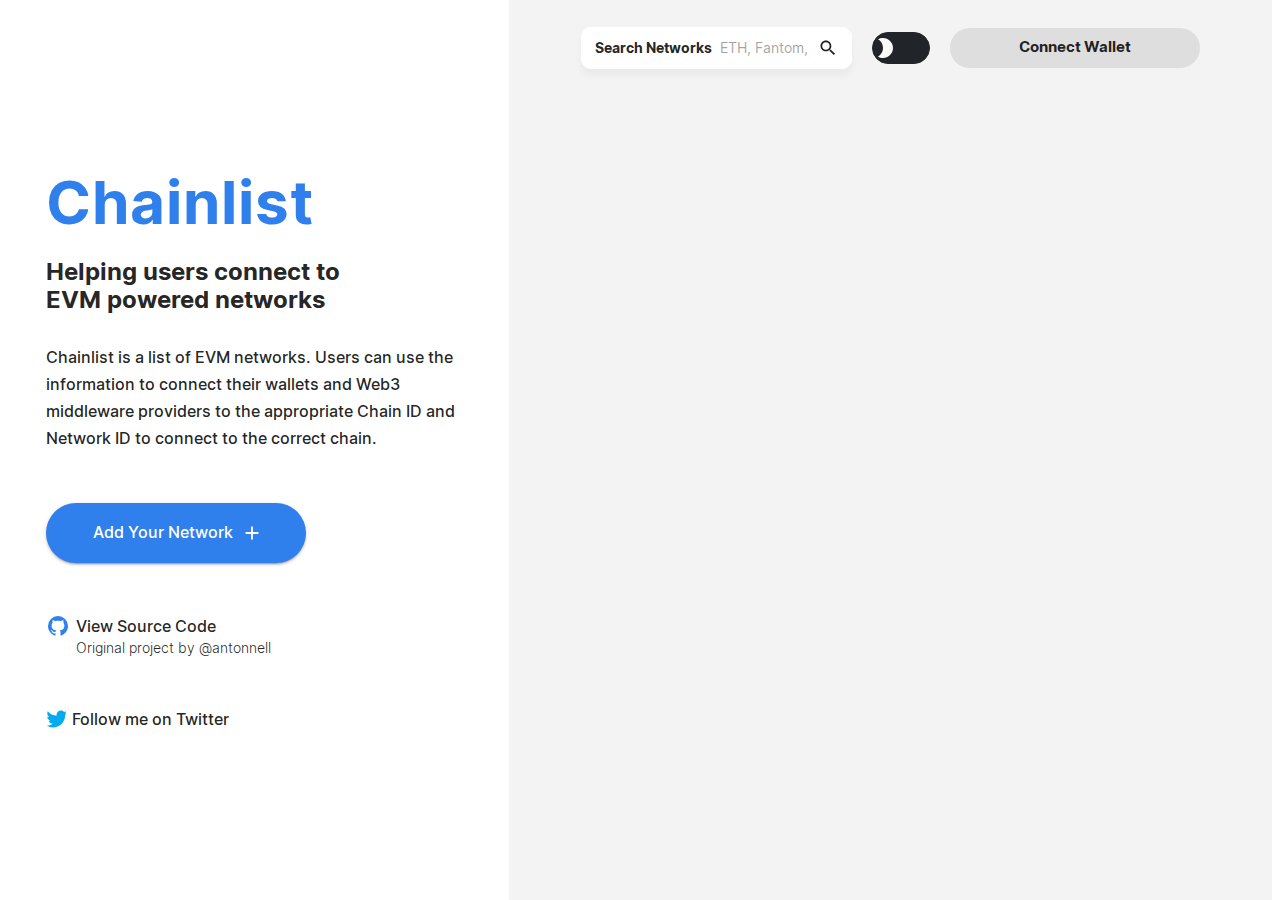
<file: index.html>
<!DOCTYPE html><html lang="en"><head><link rel="stylesheet" href="/fonts/Inter/Inter.css"/><link rel="stylesheet" href="/fonts/Druk/Druk.css"/><meta name="viewport" content="width=device-width"/><meta charSet="utf-8"/><title>Chainlist</title><link rel="icon" href="/favicon.png"/><meta name="next-head-count" content="4"/><link rel="preload" href="/_next/static/css/2f26bb9842d84a608fa3.css" as="style"/><link rel="stylesheet" href="/_next/static/css/2f26bb9842d84a608fa3.css" data-n-g=""/><link rel="preload" href="/_next/static/css/892f66cad57263b63962.css" as="style"/><link rel="stylesheet" href="/_next/static/css/892f66cad57263b63962.css" data-n-p=""/><noscript data-n-css=""></noscript><link rel="preload" href="/_next/static/chunks/main-353dc77497e045a7e846.js" as="script"/><link rel="preload" href="/_next/static/chunks/webpack-245f049e565ebf942e09.js" as="script"/><link rel="preload" href="/_next/static/chunks/framework.36a632635a728ef34034.js" as="script"/><link rel="preload" href="/_next/static/chunks/061e6b60.aa59003f57ceb96dac91.js" as="script"/><link rel="preload" href="/_next/static/chunks/commons.267e32cafe520a2ebd7c.js" as="script"/><link rel="preload" href="/_next/static/chunks/71247caf95475e3ea7f9a0f8a30beb258b23d005.1ec341f19fe13b4c3a79.js" as="script"/><link rel="preload" href="/_next/static/chunks/pages/_app-8efcc6eaefd45cd9b431.js" as="script"/><link rel="preload" href="/_next/static/chunks/pages/index-2805f4927e8ea6db3df8.js" as="script"/><style id="jss-server-side">html {
  box-sizing: border-box;
  -webkit-font-smoothing: antialiased;
  -moz-osx-font-smoothing: grayscale;
}
*, *::before, *::after {
  box-sizing: inherit;
}
strong, b {
  font-weight: 700;
}
body {
  color: rgba(0, 0, 0, 0.87);
  margin: 0;
  font-size: 0.875rem;
  font-family: Inter,Arial,-apple-system,BlinkMacSystemFont,"Segoe UI",Roboto,"Helvetica Neue",sans-serif,"Apple Color Emoji","Segoe UI Emoji","Segoe UI Symbol";
  font-weight: 400;
  line-height: 1.43;
  background-color: #fff;
}
@media print {
  body {
    background-color: #fff;
  }
}
  body::backdrop {
    background-color: #fff;
  }
  .MuiSvgIcon-root {
    fill: currentColor;
    width: 1em;
    height: 1em;
    display: inline-block;
    font-size: 1.5rem;
    transition: fill 200ms cubic-bezier(0.4, 0, 0.2, 1) 0ms;
    flex-shrink: 0;
    user-select: none;
  }
  .MuiSvgIcon-colorPrimary {
    color: #2F80ED;
  }
  .MuiSvgIcon-colorSecondary {
    color: #DEDEDE;
  }
  .MuiSvgIcon-colorAction {
    color: rgba(0, 0, 0, 0.54);
  }
  .MuiSvgIcon-colorError {
    color: #dc3545;
  }
  .MuiSvgIcon-colorDisabled {
    color: rgba(0, 0, 0, 0.26);
  }
  .MuiSvgIcon-fontSizeInherit {
    font-size: inherit;
  }
  .MuiSvgIcon-fontSizeSmall {
    font-size: 1.25rem;
  }
  .MuiSvgIcon-fontSizeLarge {
    font-size: 2.1875rem;
  }
  .MuiSvgIcon-root-98 {
    fill: currentColor;
    width: 1em;
    height: 1em;
    display: inline-block;
    font-size: 1.5rem;
    transition: fill 200ms cubic-bezier(0.4, 0, 0.2, 1) 0ms;
    flex-shrink: 0;
    user-select: none;
  }
  .MuiSvgIcon-colorPrimary-99 {
    color: #2F80ED;
  }
  .MuiSvgIcon-colorSecondary-100 {
    color: #f50057;
  }
  .MuiSvgIcon-colorAction-101 {
    color: rgba(0, 0, 0, 0.54);
  }
  .MuiSvgIcon-colorError-102 {
    color: #f44336;
  }
  .MuiSvgIcon-colorDisabled-103 {
    color: rgba(0, 0, 0, 0.26);
  }
  .MuiSvgIcon-fontSizeInherit-104 {
    font-size: inherit;
  }
  .MuiSvgIcon-fontSizeSmall-105 {
    font-size: 1.25rem;
  }
  .MuiSvgIcon-fontSizeLarge-106 {
    font-size: 2.1875rem;
  }
  .MuiPaper-root-1 {
    color: rgba(0, 0, 0, 0.87);
    transition: box-shadow 300ms cubic-bezier(0.4, 0, 0.2, 1) 0ms;
    background-color: #fff;
  }
  .MuiPaper-rounded-2 {
    border-radius: 10px;
  }
  .MuiPaper-outlined-3 {
    border: 1px solid rgba(0, 0, 0, 0.12);
  }
  .MuiPaper-elevation0-4 {
    box-shadow: none;
  }
  .MuiPaper-elevation1-5 {
    box-shadow: 0px 7px 7px #0000000A;;
    -moz-box-shadow: 0px 7px 7px #0000000A;;
    -webkit-box-shadow: 0px 7px 7px #0000000A;;
  }
  .MuiPaper-elevation2-6 {
    box-shadow: 0px 3px 1px -2px rgba(0,0,0,0.2),0px 2px 2px 0px rgba(0,0,0,0.14),0px 1px 5px 0px rgba(0,0,0,0.12);
  }
  .MuiPaper-elevation3-7 {
    box-shadow: 0px 3px 3px -2px rgba(0,0,0,0.2),0px 3px 4px 0px rgba(0,0,0,0.14),0px 1px 8px 0px rgba(0,0,0,0.12);
  }
  .MuiPaper-elevation4-8 {
    box-shadow: 0px 2px 4px -1px rgba(0,0,0,0.2),0px 4px 5px 0px rgba(0,0,0,0.14),0px 1px 10px 0px rgba(0,0,0,0.12);
  }
  .MuiPaper-elevation5-9 {
    box-shadow: 0px 3px 5px -1px rgba(0,0,0,0.2),0px 5px 8px 0px rgba(0,0,0,0.14),0px 1px 14px 0px rgba(0,0,0,0.12);
  }
  .MuiPaper-elevation6-10 {
    box-shadow: 0px 3px 5px -1px rgba(0,0,0,0.2),0px 6px 10px 0px rgba(0,0,0,0.14),0px 1px 18px 0px rgba(0,0,0,0.12);
  }
  .MuiPaper-elevation7-11 {
    box-shadow: 0px 4px 5px -2px rgba(0,0,0,0.2),0px 7px 10px 1px rgba(0,0,0,0.14),0px 2px 16px 1px rgba(0,0,0,0.12);
  }
  .MuiPaper-elevation8-12 {
    box-shadow: 0px 5px 5px -3px rgba(0,0,0,0.2),0px 8px 10px 1px rgba(0,0,0,0.14),0px 3px 14px 2px rgba(0,0,0,0.12);
  }
  .MuiPaper-elevation9-13 {
    box-shadow: 0px 5px 6px -3px rgba(0,0,0,0.2),0px 9px 12px 1px rgba(0,0,0,0.14),0px 3px 16px 2px rgba(0,0,0,0.12);
  }
  .MuiPaper-elevation10-14 {
    box-shadow: 0px 6px 6px -3px rgba(0,0,0,0.2),0px 10px 14px 1px rgba(0,0,0,0.14),0px 4px 18px 3px rgba(0,0,0,0.12);
  }
  .MuiPaper-elevation11-15 {
    box-shadow: 0px 6px 7px -4px rgba(0,0,0,0.2),0px 11px 15px 1px rgba(0,0,0,0.14),0px 4px 20px 3px rgba(0,0,0,0.12);
  }
  .MuiPaper-elevation12-16 {
    box-shadow: 0px 7px 8px -4px rgba(0,0,0,0.2),0px 12px 17px 2px rgba(0,0,0,0.14),0px 5px 22px 4px rgba(0,0,0,0.12);
  }
  .MuiPaper-elevation13-17 {
    box-shadow: 0px 7px 8px -4px rgba(0,0,0,0.2),0px 13px 19px 2px rgba(0,0,0,0.14),0px 5px 24px 4px rgba(0,0,0,0.12);
  }
  .MuiPaper-elevation14-18 {
    box-shadow: 0px 7px 9px -4px rgba(0,0,0,0.2),0px 14px 21px 2px rgba(0,0,0,0.14),0px 5px 26px 4px rgba(0,0,0,0.12);
  }
  .MuiPaper-elevation15-19 {
    box-shadow: 0px 8px 9px -5px rgba(0,0,0,0.2),0px 15px 22px 2px rgba(0,0,0,0.14),0px 6px 28px 5px rgba(0,0,0,0.12);
  }
  .MuiPaper-elevation16-20 {
    box-shadow: 0px 8px 10px -5px rgba(0,0,0,0.2),0px 16px 24px 2px rgba(0,0,0,0.14),0px 6px 30px 5px rgba(0,0,0,0.12);
  }
  .MuiPaper-elevation17-21 {
    box-shadow: 0px 8px 11px -5px rgba(0,0,0,0.2),0px 17px 26px 2px rgba(0,0,0,0.14),0px 6px 32px 5px rgba(0,0,0,0.12);
  }
  .MuiPaper-elevation18-22 {
    box-shadow: 0px 9px 11px -5px rgba(0,0,0,0.2),0px 18px 28px 2px rgba(0,0,0,0.14),0px 7px 34px 6px rgba(0,0,0,0.12);
  }
  .MuiPaper-elevation19-23 {
    box-shadow: 0px 9px 12px -6px rgba(0,0,0,0.2),0px 19px 29px 2px rgba(0,0,0,0.14),0px 7px 36px 6px rgba(0,0,0,0.12);
  }
  .MuiPaper-elevation20-24 {
    box-shadow: 0px 10px 13px -6px rgba(0,0,0,0.2),0px 20px 31px 3px rgba(0,0,0,0.14),0px 8px 38px 7px rgba(0,0,0,0.12);
  }
  .MuiPaper-elevation21-25 {
    box-shadow: 0px 10px 13px -6px rgba(0,0,0,0.2),0px 21px 33px 3px rgba(0,0,0,0.14),0px 8px 40px 7px rgba(0,0,0,0.12);
  }
  .MuiPaper-elevation22-26 {
    box-shadow: 0px 10px 14px -6px rgba(0,0,0,0.2),0px 22px 35px 3px rgba(0,0,0,0.14),0px 8px 42px 7px rgba(0,0,0,0.12);
  }
  .MuiPaper-elevation23-27 {
    box-shadow: 0px 11px 14px -7px rgba(0,0,0,0.2),0px 23px 36px 3px rgba(0,0,0,0.14),0px 9px 44px 8px rgba(0,0,0,0.12);
  }
  .MuiPaper-elevation24-28 {
    box-shadow: 0px 11px 15px -7px rgba(0,0,0,0.2),0px 24px 38px 3px rgba(0,0,0,0.14),0px 9px 46px 8px rgba(0,0,0,0.12);
  }
  .MuiButtonBase-root {
    color: inherit;
    border: 0;
    cursor: pointer;
    margin: 0;
    display: inline-flex;
    outline: 0;
    padding: 0;
    position: relative;
    align-items: center;
    user-select: none;
    border-radius: 0;
    vertical-align: middle;
    -moz-appearance: none;
    justify-content: center;
    text-decoration: none;
    background-color: transparent;
    -webkit-appearance: none;
    -webkit-tap-highlight-color: transparent;
  }
  .MuiButtonBase-root::-moz-focus-inner {
    border-style: none;
  }
  .MuiButtonBase-root.Mui-disabled {
    cursor: default;
    pointer-events: none;
  }
@media print {
  .MuiButtonBase-root {
    color-adjust: exact;
  }
}
  .MuiIconButton-root {
    flex: 0 0 auto;
    color: rgba(0, 0, 0, 0.54);
    padding: 12px;
    overflow: visible;
    font-size: 1.5rem;
    text-align: center;
    transition: background-color 150ms cubic-bezier(0.4, 0, 0.2, 1) 0ms;
    border-radius: 50%;
  }
  .MuiIconButton-root:hover {
    background-color: rgba(0, 0, 0, 0.04);
  }
  .MuiIconButton-root.Mui-disabled {
    color: rgba(0, 0, 0, 0.26);
    background-color: transparent;
  }
@media (hover: none) {
  .MuiIconButton-root:hover {
    background-color: transparent;
  }
}
  .MuiIconButton-edgeStart {
    margin-left: -12px;
  }
  .MuiIconButton-sizeSmall.MuiIconButton-edgeStart {
    margin-left: -3px;
  }
  .MuiIconButton-edgeEnd {
    margin-right: -12px;
  }
  .MuiIconButton-sizeSmall.MuiIconButton-edgeEnd {
    margin-right: -3px;
  }
  .MuiIconButton-colorInherit {
    color: inherit;
  }
  .MuiIconButton-colorPrimary {
    color: #2F80ED;
  }
  .MuiIconButton-colorPrimary:hover {
    background-color: rgba(47, 128, 237, 0.04);
  }
@media (hover: none) {
  .MuiIconButton-colorPrimary:hover {
    background-color: transparent;
  }
}
  .MuiIconButton-colorSecondary {
    color: #DEDEDE;
  }
  .MuiIconButton-colorSecondary:hover {
    background-color: rgba(222, 222, 222, 0.04);
  }
@media (hover: none) {
  .MuiIconButton-colorSecondary:hover {
    background-color: transparent;
  }
}
  .MuiIconButton-sizeSmall {
    padding: 3px;
    font-size: 1.125rem;
  }
  .MuiIconButton-label {
    width: 100%;
    display: flex;
    align-items: inherit;
    justify-content: inherit;
  }
  .MuiTypography-root {
    margin: 0;
  }
  .MuiTypography-body2 {
    font-size: 0.875rem;
    font-family: Inter,Arial,-apple-system,BlinkMacSystemFont,"Segoe UI",Roboto,"Helvetica Neue",sans-serif,"Apple Color Emoji","Segoe UI Emoji","Segoe UI Symbol";
    font-weight: 400;
    line-height: 1.43;
  }
  .MuiTypography-body1 {
    font-size: 16px;
    font-family: Inter,Arial,-apple-system,BlinkMacSystemFont,"Segoe UI",Roboto,"Helvetica Neue",sans-serif,"Apple Color Emoji","Segoe UI Emoji","Segoe UI Symbol";
    font-weight: 500;
    line-height: 1.7;
  }
@media (max-width:576px) {
  .MuiTypography-body1 {
    font-size: 0.8rem;
  }
}
  .MuiTypography-caption {
    font-size: 0.75rem;
    font-family: Inter,Arial,-apple-system,BlinkMacSystemFont,"Segoe UI",Roboto,"Helvetica Neue",sans-serif,"Apple Color Emoji","Segoe UI Emoji","Segoe UI Symbol";
    font-weight: 400;
    line-height: 1.66;
  }
  .MuiTypography-button {
    font-size: 0.875rem;
    font-family: Inter,Arial,-apple-system,BlinkMacSystemFont,"Segoe UI",Roboto,"Helvetica Neue",sans-serif,"Apple Color Emoji","Segoe UI Emoji","Segoe UI Symbol";
    font-weight: 500;
    line-height: 1.75;
    text-transform: uppercase;
  }
  .MuiTypography-h1 {
    font-size: 60px;
    font-family: "Helvetica Neue", Inter;
    font-weight: 700;
    line-height: 1.167;
    letter-spacing: 1px;
  }
  .MuiTypography-h2 {
    font-size: 24px;
    font-family: Inter,Arial,-apple-system,BlinkMacSystemFont,"Segoe UI",Roboto,"Helvetica Neue",sans-serif,"Apple Color Emoji","Segoe UI Emoji","Segoe UI Symbol";
    font-weight: 700;
    line-height: 1.167;
  }
  .MuiTypography-h3 {
    font-size: 20px;
    font-family: Inter;
    font-weight: 600;
    line-height: 1.167;
  }
  .MuiTypography-h4 {
    font-size: 1.5rem;
    font-family: Inter,Arial,-apple-system,BlinkMacSystemFont,"Segoe UI",Roboto,"Helvetica Neue",sans-serif,"Apple Color Emoji","Segoe UI Emoji","Segoe UI Symbol";
    font-weight: 600;
    line-height: 1.167;
  }
  .MuiTypography-h5 {
    font-size: 15px;
    font-family: Inter,Arial,-apple-system,BlinkMacSystemFont,"Segoe UI",Roboto,"Helvetica Neue",sans-serif,"Apple Color Emoji","Segoe UI Emoji","Segoe UI Symbol";
    font-weight: 700;
    line-height: 1.167;
  }
  .MuiTypography-h6 {
    font-size: 1.5rem;
    font-family: Inter,Arial,-apple-system,BlinkMacSystemFont,"Segoe UI",Roboto,"Helvetica Neue",sans-serif,"Apple Color Emoji","Segoe UI Emoji","Segoe UI Symbol";
    font-weight: 700;
    line-height: 1.167;
    letter-spacing: 2px;
  }
@media (max-width:576px) {
  .MuiTypography-h6 {
    font-size: 1.2rem;
  }
}
  .MuiTypography-subtitle1 {
    font-size: 14px;
    font-family: Inter,Arial,-apple-system,BlinkMacSystemFont,"Segoe UI",Roboto,"Helvetica Neue",sans-serif,"Apple Color Emoji","Segoe UI Emoji","Segoe UI Symbol";
    font-weight: 300;
    line-height: 1.167;
  }
@media (max-width:576px) {
  .MuiTypography-subtitle1 {
    font-size: 0.7rem;
  }
}
  .MuiTypography-subtitle2 {
    font-size: 0.875rem;
    font-family: Inter,Arial,-apple-system,BlinkMacSystemFont,"Segoe UI",Roboto,"Helvetica Neue",sans-serif,"Apple Color Emoji","Segoe UI Emoji","Segoe UI Symbol";
    font-weight: 500;
    line-height: 1.57;
  }
  .MuiTypography-overline {
    font-size: 0.75rem;
    font-family: Inter,Arial,-apple-system,BlinkMacSystemFont,"Segoe UI",Roboto,"Helvetica Neue",sans-serif,"Apple Color Emoji","Segoe UI Emoji","Segoe UI Symbol";
    font-weight: 400;
    line-height: 2.66;
    text-transform: uppercase;
  }
  .MuiTypography-srOnly {
    width: 1px;
    height: 1px;
    overflow: hidden;
    position: absolute;
  }
  .MuiTypography-alignLeft {
    text-align: left;
  }
  .MuiTypography-alignCenter {
    text-align: center;
  }
  .MuiTypography-alignRight {
    text-align: right;
  }
  .MuiTypography-alignJustify {
    text-align: justify;
  }
  .MuiTypography-noWrap {
    overflow: hidden;
    white-space: nowrap;
    text-overflow: ellipsis;
  }
  .MuiTypography-gutterBottom {
    margin-bottom: 0.35em;
  }
  .MuiTypography-paragraph {
    margin-bottom: 16px;
  }
  .MuiTypography-colorInherit {
    color: inherit;
  }
  .MuiTypography-colorPrimary {
    color: #2F80ED;
  }
  .MuiTypography-colorSecondary {
    color: #DEDEDE;
  }
  .MuiTypography-colorTextPrimary {
    color: rgba(0, 0, 0, 0.87);
  }
  .MuiTypography-colorTextSecondary {
    color: rgba(0, 0, 0, 0.54);
  }
  .MuiTypography-colorError {
    color: #dc3545;
  }
  .MuiTypography-displayInline {
    display: inline;
  }
  .MuiTypography-displayBlock {
    display: block;
  }
  .MuiTypography-root-68 {
    margin: 0;
  }
  .MuiTypography-body2-69 {
    font-size: 0.875rem;
    font-family: Inter,Arial,-apple-system,BlinkMacSystemFont,"Segoe UI",Roboto,"Helvetica Neue",sans-serif,"Apple Color Emoji","Segoe UI Emoji","Segoe UI Symbol";
    font-weight: 400;
    line-height: 1.43;
  }
  .MuiTypography-body1-70 {
    font-size: 12px;
    font-family: Inter,Arial,-apple-system,BlinkMacSystemFont,"Segoe UI",Roboto,"Helvetica Neue",sans-serif,"Apple Color Emoji","Segoe UI Emoji","Segoe UI Symbol";
    font-weight: 400;
    line-height: 1.5;
  }
  .MuiTypography-caption-71 {
    font-size: 0.75rem;
    font-family: Inter,Arial,-apple-system,BlinkMacSystemFont,"Segoe UI",Roboto,"Helvetica Neue",sans-serif,"Apple Color Emoji","Segoe UI Emoji","Segoe UI Symbol";
    font-weight: 400;
    line-height: 1.66;
  }
  .MuiTypography-button-72 {
    font-size: 0.875rem;
    font-family: Inter,Arial,-apple-system,BlinkMacSystemFont,"Segoe UI",Roboto,"Helvetica Neue",sans-serif,"Apple Color Emoji","Segoe UI Emoji","Segoe UI Symbol";
    font-weight: 500;
    line-height: 1.75;
    text-transform: uppercase;
  }
  .MuiTypography-h1-73 {
    font-size: 6rem;
    font-family: Inter,Arial,-apple-system,BlinkMacSystemFont,"Segoe UI",Roboto,"Helvetica Neue",sans-serif,"Apple Color Emoji","Segoe UI Emoji","Segoe UI Symbol";
    font-weight: 300;
    line-height: 1.167;
  }
  .MuiTypography-h2-74 {
    font-size: 3.75rem;
    font-family: Inter,Arial,-apple-system,BlinkMacSystemFont,"Segoe UI",Roboto,"Helvetica Neue",sans-serif,"Apple Color Emoji","Segoe UI Emoji","Segoe UI Symbol";
    font-weight: 300;
    line-height: 1.2;
  }
  .MuiTypography-h3-75 {
    font-size: 3rem;
    font-family: Inter,Arial,-apple-system,BlinkMacSystemFont,"Segoe UI",Roboto,"Helvetica Neue",sans-serif,"Apple Color Emoji","Segoe UI Emoji","Segoe UI Symbol";
    font-weight: 400;
    line-height: 1.167;
  }
  .MuiTypography-h4-76 {
    font-size: 2.125rem;
    font-family: Inter,Arial,-apple-system,BlinkMacSystemFont,"Segoe UI",Roboto,"Helvetica Neue",sans-serif,"Apple Color Emoji","Segoe UI Emoji","Segoe UI Symbol";
    font-weight: 400;
    line-height: 1.235;
  }
  .MuiTypography-h5-77 {
    font-size: 1.5rem;
    font-family: Inter,Arial,-apple-system,BlinkMacSystemFont,"Segoe UI",Roboto,"Helvetica Neue",sans-serif,"Apple Color Emoji","Segoe UI Emoji","Segoe UI Symbol";
    font-weight: 400;
    line-height: 1.334;
  }
  .MuiTypography-h6-78 {
    font-size: 1.25rem;
    font-family: Inter,Arial,-apple-system,BlinkMacSystemFont,"Segoe UI",Roboto,"Helvetica Neue",sans-serif,"Apple Color Emoji","Segoe UI Emoji","Segoe UI Symbol";
    font-weight: 500;
    line-height: 1.6;
  }
  .MuiTypography-subtitle1-79 {
    font-size: 1rem;
    font-family: Inter,Arial,-apple-system,BlinkMacSystemFont,"Segoe UI",Roboto,"Helvetica Neue",sans-serif,"Apple Color Emoji","Segoe UI Emoji","Segoe UI Symbol";
    font-weight: 400;
    line-height: 1.75;
  }
  .MuiTypography-subtitle2-80 {
    font-size: 0.875rem;
    font-family: Inter,Arial,-apple-system,BlinkMacSystemFont,"Segoe UI",Roboto,"Helvetica Neue",sans-serif,"Apple Color Emoji","Segoe UI Emoji","Segoe UI Symbol";
    font-weight: 500;
    line-height: 1.57;
  }
  .MuiTypography-overline-81 {
    font-size: 0.75rem;
    font-family: Inter,Arial,-apple-system,BlinkMacSystemFont,"Segoe UI",Roboto,"Helvetica Neue",sans-serif,"Apple Color Emoji","Segoe UI Emoji","Segoe UI Symbol";
    font-weight: 400;
    line-height: 2.66;
    text-transform: uppercase;
  }
  .MuiTypography-srOnly-82 {
    width: 1px;
    height: 1px;
    overflow: hidden;
    position: absolute;
  }
  .MuiTypography-alignLeft-83 {
    text-align: left;
  }
  .MuiTypography-alignCenter-84 {
    text-align: center;
  }
  .MuiTypography-alignRight-85 {
    text-align: right;
  }
  .MuiTypography-alignJustify-86 {
    text-align: justify;
  }
  .MuiTypography-noWrap-87 {
    overflow: hidden;
    white-space: nowrap;
    text-overflow: ellipsis;
  }
  .MuiTypography-gutterBottom-88 {
    margin-bottom: 0.35em;
  }
  .MuiTypography-paragraph-89 {
    margin-bottom: 16px;
  }
  .MuiTypography-colorInherit-90 {
    color: inherit;
  }
  .MuiTypography-colorPrimary-91 {
    color: #2F80ED;
  }
  .MuiTypography-colorSecondary-92 {
    color: #f50057;
  }
  .MuiTypography-colorTextPrimary-93 {
    color: rgba(0, 0, 0, 0.87);
  }
  .MuiTypography-colorTextSecondary-94 {
    color: rgba(0, 0, 0, 0.54);
  }
  .MuiTypography-colorError-95 {
    color: #f44336;
  }
  .MuiTypography-displayInline-96 {
    display: inline;
  }
  .MuiTypography-displayBlock-97 {
    display: block;
  }
  .MuiButton-root {
    color: rgba(0, 0, 0, 0.87);
    padding: 6px 16px;
    font-size: 0.875rem;
    min-width: 50px;
    box-sizing: border-box;
    transition: background-color 250ms cubic-bezier(0.4, 0, 0.2, 1) 0ms,box-shadow 250ms cubic-bezier(0.4, 0, 0.2, 1) 0ms,border 250ms cubic-bezier(0.4, 0, 0.2, 1) 0ms;
    font-family: Inter,Arial,-apple-system,BlinkMacSystemFont,"Segoe UI",Roboto,"Helvetica Neue",sans-serif,"Apple Color Emoji","Segoe UI Emoji","Segoe UI Symbol";
    font-weight: 500;
    line-height: 1.75;
    border-radius: 32px;
    text-transform: uppercase;
  }
  .MuiButton-root:hover {
    text-decoration: none;
    background-color: rgba(0, 0, 0, 0.04);
  }
  .MuiButton-root.Mui-disabled {
    color: rgba(0, 0, 0, 0.26);
  }
@media (hover: none) {
  .MuiButton-root:hover {
    background-color: transparent;
  }
}
  .MuiButton-root:hover.Mui-disabled {
    background-color: transparent;
  }
  .MuiButton-label {
    width: 100%;
    display: inherit;
    align-items: inherit;
    text-transform: capitalize;
    justify-content: inherit;
  }
  .MuiButton-text {
    padding: 6px 8px;
  }
  .MuiButton-textPrimary {
    color: #2F80ED;
  }
  .MuiButton-textPrimary:hover {
    background-color: rgba(47, 128, 237, 0.04);
  }
@media (hover: none) {
  .MuiButton-textPrimary:hover {
    background-color: transparent;
  }
}
  .MuiButton-textSecondary {
    color: #DEDEDE;
  }
  .MuiButton-textSecondary:hover {
    background-color: rgba(222, 222, 222, 0.04);
  }
@media (hover: none) {
  .MuiButton-textSecondary:hover {
    background-color: transparent;
  }
}
  .MuiButton-outlined {
    border: 1px solid rgba(0, 0, 0, 0.23);
    padding: 5px 15px;
  }
  .MuiButton-outlined.Mui-disabled {
    border: 1px solid rgba(0, 0, 0, 0.12);
  }
  .MuiButton-outlinedPrimary {
    color: #2F80ED;
    border: 1px solid #EAEAEA;
  }
  .MuiButton-outlinedPrimary:hover {
    color: #fff;
    border: 1px solid #2F80ED;
    background-color: #2F80ED !important;
  }
@media (hover: none) {
  .MuiButton-outlinedPrimary:hover {
    background-color: transparent;
  }
}
  .MuiButton-outlinedSecondary {
    color: #DEDEDE;
    border: 1px solid rgba(222, 222, 222, 0.5);
  }
  .MuiButton-outlinedSecondary:hover {
    border: 1px solid #DEDEDE;
    background-color: rgba(222, 222, 222, 0.04);
  }
  .MuiButton-outlinedSecondary.Mui-disabled {
    border: 1px solid rgba(0, 0, 0, 0.26);
  }
@media (hover: none) {
  .MuiButton-outlinedSecondary:hover {
    background-color: transparent;
  }
}
  .MuiButton-contained {
    color: rgba(0, 0, 0, 0.87);
    box-shadow: 0px 3px 1px -2px rgba(0,0,0,0.2),0px 2px 2px 0px rgba(0,0,0,0.14),0px 1px 5px 0px rgba(0,0,0,0.12);
    background-color: #e0e0e0;
  }
  .MuiButton-contained:hover {
    box-shadow: 0px 2px 4px -1px rgba(0,0,0,0.2),0px 4px 5px 0px rgba(0,0,0,0.14),0px 1px 10px 0px rgba(0,0,0,0.12);
    background-color: #d5d5d5;
  }
  .MuiButton-contained.Mui-focusVisible {
    box-shadow: 0px 3px 5px -1px rgba(0,0,0,0.2),0px 6px 10px 0px rgba(0,0,0,0.14),0px 1px 18px 0px rgba(0,0,0,0.12);
  }
  .MuiButton-contained:active {
    box-shadow: 0px 5px 5px -3px rgba(0,0,0,0.2),0px 8px 10px 1px rgba(0,0,0,0.14),0px 3px 14px 2px rgba(0,0,0,0.12);
  }
  .MuiButton-contained.Mui-disabled {
    color: rgba(0, 0, 0, 0.26);
    box-shadow: none;
    background-color: rgba(0, 0, 0, 0.12);
  }
@media (hover: none) {
  .MuiButton-contained:hover {
    box-shadow: 0px 3px 1px -2px rgba(0,0,0,0.2),0px 2px 2px 0px rgba(0,0,0,0.14),0px 1px 5px 0px rgba(0,0,0,0.12);
    background-color: #e0e0e0;
  }
}
  .MuiButton-contained:hover.Mui-disabled {
    background-color: rgba(0, 0, 0, 0.12);
  }
  .MuiButton-containedPrimary {
    color: #fff;
    background-color: #2F80ED;
  }
  .MuiButton-containedPrimary:hover {
    background-color: rgb(32, 89, 165);
  }
@media (hover: none) {
  .MuiButton-containedPrimary:hover {
    background-color: #2F80ED;
  }
}
  .MuiButton-containedSecondary {
    color: rgba(0, 0, 0, 0.87);
    background-color: #DEDEDE;
  }
  .MuiButton-containedSecondary:hover {
    background-color: rgb(155, 155, 155);
  }
@media (hover: none) {
  .MuiButton-containedSecondary:hover {
    background-color: #DEDEDE;
  }
}
  .MuiButton-disableElevation {
    box-shadow: none;
  }
  .MuiButton-disableElevation:hover {
    box-shadow: none;
  }
  .MuiButton-disableElevation.Mui-focusVisible {
    box-shadow: none;
  }
  .MuiButton-disableElevation:active {
    box-shadow: none;
  }
  .MuiButton-disableElevation.Mui-disabled {
    box-shadow: none;
  }
  .MuiButton-colorInherit {
    color: inherit;
    border-color: currentColor;
  }
  .MuiButton-textSizeSmall {
    padding: 4px 5px;
    font-size: 0.8125rem;
  }
  .MuiButton-textSizeLarge {
    padding: 8px 11px;
    font-size: 2.4rem;
  }
@media (max-width:576px) {
  .MuiButton-textSizeLarge {
    font-size: 2rem;
  }
}
  .MuiButton-outlinedSizeSmall {
    padding: 6px 9px;
    font-size: 0.7rem;
  }
@media (max-width:576px) {
  .MuiButton-outlinedSizeSmall {
    padding: 3px 0px;
  }
}
  .MuiButton-outlinedSizeLarge {
    padding: 7px 21px;
    font-size: 0.9375rem;
  }
  .MuiButton-containedSizeSmall {
    padding: 4px 10px;
    font-size: 0.8125rem;
  }
  .MuiButton-containedSizeLarge {
    padding: 8px 22px;
    font-size: 0.9375rem;
  }
  .MuiButton-sizeLarge {
    width: 260px;
    height: 60px;
    border-radius: 50px;
  }
  .MuiButton-fullWidth {
    width: 100%;
  }
  .MuiButton-startIcon {
    display: inherit;
    margin-left: -4px;
    margin-right: 8px;
  }
  .MuiButton-startIcon.MuiButton-iconSizeSmall {
    margin-left: -2px;
  }
  .MuiButton-endIcon {
    display: inherit;
    margin-left: 8px;
    margin-right: -4px;
  }
  .MuiButton-endIcon.MuiButton-iconSizeSmall {
    margin-right: -2px;
  }
  .MuiButton-iconSizeSmall > *:first-child {
    font-size: 18px;
  }
  .MuiButton-iconSizeMedium > *:first-child {
    font-size: 20px;
  }
  .MuiButton-iconSizeLarge > *:first-child {
    font-size: 22px;
  }
  .jss117 {
    padding: 9px;
  }
  .jss120 {
    top: 0;
    left: 0;
    width: 100%;
    cursor: inherit;
    height: 100%;
    margin: 0;
    opacity: 0;
    padding: 0;
    z-index: 1;
    position: absolute;
  }
@keyframes mui-auto-fill {}
@keyframes mui-auto-fill-cancel {}
  .MuiInputBase-root-46 {
    color: rgba(0, 0, 0, 0.87);
    cursor: text;
    display: inline-flex;
    position: relative;
    font-size: 12px;
    box-sizing: border-box;
    align-items: center;
    font-family: Inter,Arial,-apple-system,BlinkMacSystemFont,"Segoe UI",Roboto,"Helvetica Neue",sans-serif,"Apple Color Emoji","Segoe UI Emoji","Segoe UI Symbol";
    font-weight: 400;
    line-height: 1.1876em;
  }
  .MuiInputBase-root-46.Mui-disabled {
    color: rgba(0, 0, 0, 0.38);
    cursor: default;
  }
  .MuiInputBase-multiline-51 {
    padding: 6px 0 7px;
  }
  .MuiInputBase-multiline-51.MuiInputBase-marginDense-50 {
    padding-top: 3px;
  }
  .MuiInputBase-fullWidth-53 {
    width: 100%;
  }
  .MuiInputBase-input-54 {
    font: inherit;
    color: currentColor;
    width: 100%;
    border: 0;
    height: 1.1876em;
    margin: 0;
    display: block;
    padding: 6px 0 7px;
    font-size: 14px;
    min-width: 0;
    background: none;
    box-sizing: content-box;
    animation-name: mui-auto-fill-cancel;
    letter-spacing: inherit;
    animation-duration: 10ms;
    -webkit-tap-highlight-color: transparent;
  }
  .MuiInputBase-input-54::-webkit-input-placeholder {
    color: currentColor;
    opacity: 0.42;
    transition: opacity 200ms cubic-bezier(0.4, 0, 0.2, 1) 0ms;
  }
  .MuiInputBase-input-54::-moz-placeholder {
    color: currentColor;
    opacity: 0.42;
    transition: opacity 200ms cubic-bezier(0.4, 0, 0.2, 1) 0ms;
  }
  .MuiInputBase-input-54:-ms-input-placeholder {
    color: currentColor;
    opacity: 0.42;
    transition: opacity 200ms cubic-bezier(0.4, 0, 0.2, 1) 0ms;
  }
  .MuiInputBase-input-54::-ms-input-placeholder {
    color: currentColor;
    opacity: 0.42;
    transition: opacity 200ms cubic-bezier(0.4, 0, 0.2, 1) 0ms;
  }
  .MuiInputBase-input-54:focus {
    outline: 0;
  }
  .MuiInputBase-input-54:invalid {
    box-shadow: none;
  }
  .MuiInputBase-input-54::-webkit-search-decoration {
    -webkit-appearance: none;
  }
  .MuiInputBase-input-54.Mui-disabled {
    opacity: 1;
  }
  .MuiInputBase-input-54:-webkit-autofill {
    animation-name: mui-auto-fill;
    animation-duration: 5000s;
  }
  label[data-shrink=false] + .MuiInputBase-formControl-47 .MuiInputBase-input-54::-webkit-input-placeholder {
    opacity: 0 !important;
  }
  label[data-shrink=false] + .MuiInputBase-formControl-47 .MuiInputBase-input-54::-moz-placeholder {
    opacity: 0 !important;
  }
  label[data-shrink=false] + .MuiInputBase-formControl-47 .MuiInputBase-input-54:-ms-input-placeholder {
    opacity: 0 !important;
  }
  label[data-shrink=false] + .MuiInputBase-formControl-47 .MuiInputBase-input-54::-ms-input-placeholder {
    opacity: 0 !important;
  }
  label[data-shrink=false] + .MuiInputBase-formControl-47 .MuiInputBase-input-54:focus::-webkit-input-placeholder {
    opacity: 0.42;
  }
  label[data-shrink=false] + .MuiInputBase-formControl-47 .MuiInputBase-input-54:focus::-moz-placeholder {
    opacity: 0.42;
  }
  label[data-shrink=false] + .MuiInputBase-formControl-47 .MuiInputBase-input-54:focus:-ms-input-placeholder {
    opacity: 0.42;
  }
  label[data-shrink=false] + .MuiInputBase-formControl-47 .MuiInputBase-input-54:focus::-ms-input-placeholder {
    opacity: 0.42;
  }
  .MuiInputBase-inputMarginDense-55 {
    padding-top: 3px;
  }
  .MuiInputBase-inputMultiline-56 {
    height: auto;
    resize: none;
    padding: 0;
  }
  .MuiInputBase-inputTypeSearch-57 {
    -moz-appearance: textfield;
    -webkit-appearance: textfield;
  }
  .MuiFormControl-root-30 {
    border: 0;
    margin: 0;
    display: inline-flex;
    padding: 0;
    position: relative;
    min-width: 0;
    flex-direction: column;
    vertical-align: top;
  }
  .MuiFormControl-marginNormal-31 {
    margin-top: 16px;
    margin-bottom: 8px;
  }
  .MuiFormControl-marginDense-32 {
    margin-top: 8px;
    margin-bottom: 4px;
  }
  .MuiFormControl-fullWidth-33 {
    width: 100%;
  }
  .MuiInputAdornment-root-61 {
    height: 0.01em;
    display: flex;
    max-height: 2em;
    align-items: center;
    white-space: nowrap;
  }
  .MuiInputAdornment-filled-62.MuiInputAdornment-positionStart-63:not(.MuiInputAdornment-hiddenLabel-66) {
    margin-top: 16px;
  }
  .MuiInputAdornment-positionStart-63 {
    margin-right: 8px;
  }
  .MuiInputAdornment-positionEnd-64 {
    margin-left: 8px;
  }
  .MuiInputAdornment-disablePointerEvents-65 {
    pointer-events: none;
  }
  .jss107 {
    top: -5px;
    left: 0;
    right: 0;
    bottom: 0;
    margin: 0;
    padding: 0 8px;
    overflow: hidden;
    position: absolute;
    border-style: solid;
    border-width: 1px;
    border-radius: inherit;
    pointer-events: none;
  }
  .jss108 {
    padding: 0;
    text-align: left;
    transition: width 150ms cubic-bezier(0.0, 0, 0.2, 1) 0ms;
    line-height: 11px;
  }
  .jss109 {
    width: auto;
    height: 11px;
    display: block;
    padding: 0;
    font-size: 0.75em;
    max-width: 0.01px;
    text-align: left;
    transition: max-width 50ms cubic-bezier(0.0, 0, 0.2, 1) 0ms;
    visibility: hidden;
  }
  .jss109 > span {
    display: inline-block;
    padding-left: 5px;
    padding-right: 5px;
  }
  .jss110 {
    max-width: 1000px;
    transition: max-width 100ms cubic-bezier(0.0, 0, 0.2, 1) 50ms;
  }
  .MuiOutlinedInput-root-34 {
    position: relative;
    border-radius: 10px;
  }
  .MuiOutlinedInput-root-34:hover .MuiOutlinedInput-notchedOutline-40 {
    border-color: rgba(0, 0, 0, 0.87);
  }
@media (hover: none) {
  .MuiOutlinedInput-root-34:hover .MuiOutlinedInput-notchedOutline-40 {
    border-color: rgba(0, 0, 0, 0.23);
  }
}
  .MuiOutlinedInput-root-34.Mui-focused .MuiOutlinedInput-notchedOutline-40 {
    border-color: #2F80ED;
    border-width: 2px;
  }
  .MuiOutlinedInput-root-34.Mui-error .MuiOutlinedInput-notchedOutline-40 {
    border-color: #f44336;
  }
  .MuiOutlinedInput-root-34.Mui-disabled .MuiOutlinedInput-notchedOutline-40 {
    border-color: rgba(0, 0, 0, 0.26);
  }
  .MuiOutlinedInput-colorSecondary-35.Mui-focused .MuiOutlinedInput-notchedOutline-40 {
    border-color: #f50057;
  }
  .MuiOutlinedInput-adornedStart-36 {
    padding-left: 14px;
  }
  .MuiOutlinedInput-adornedEnd-37 {
    padding-right: 14px;
  }
  .MuiOutlinedInput-multiline-39 {
    padding: 18.5px 14px;
  }
  .MuiOutlinedInput-multiline-39.MuiOutlinedInput-marginDense-38 {
    padding-top: 10.5px;
    padding-bottom: 10.5px;
  }
  .MuiOutlinedInput-notchedOutline-40 {
    border-color: #FFF;
  }
  .MuiOutlinedInput-input-41 {
    padding: 12.5px 14px;
  }
  .MuiOutlinedInput-input-41:-webkit-autofill {
    border-radius: inherit;
  }
  .MuiOutlinedInput-inputMarginDense-42 {
    padding-top: 10.5px;
    padding-bottom: 10.5px;
  }
  .MuiOutlinedInput-inputMultiline-43 {
    padding: 0;
  }
  .MuiOutlinedInput-inputAdornedStart-44 {
    padding-left: 0;
  }
  .MuiOutlinedInput-inputAdornedEnd-45 {
    padding-right: 0;
  }
  .MuiSwitch-root {
    width: 58px;
    height: 38px;
    display: inline-flex;
    padding: 12px;
    z-index: 0;
    overflow: hidden;
    position: relative;
    box-sizing: border-box;
    flex-shrink: 0;
    vertical-align: middle;
  }
@media print {
  .MuiSwitch-root {
    color-adjust: exact;
  }
}
  .MuiSwitch-edgeStart {
    margin-left: -8px;
  }
  .MuiSwitch-edgeEnd {
    margin-right: -8px;
  }
  .MuiSwitch-switchBase {
    top: 0;
    left: 0;
    color: #fafafa;
    z-index: 1;
    position: absolute;
    transition: left 150ms cubic-bezier(0.4, 0, 0.2, 1) 0ms,transform 150ms cubic-bezier(0.4, 0, 0.2, 1) 0ms;
  }
  .MuiSwitch-switchBase.Mui-checked {
    transform: translateX(20px);
  }
  .MuiSwitch-switchBase.Mui-disabled {
    color: #bdbdbd;
  }
  .MuiSwitch-switchBase.Mui-checked + .MuiSwitch-track {
    opacity: 0.5;
  }
  .MuiSwitch-switchBase.Mui-disabled + .MuiSwitch-track {
    opacity: 0.12;
  }
  .MuiSwitch-colorPrimary.Mui-checked {
    color: #2F80ED;
  }
  .MuiSwitch-colorPrimary.Mui-disabled {
    color: #bdbdbd;
  }
  .MuiSwitch-colorPrimary.Mui-checked + .MuiSwitch-track {
    background-color: #2F80ED;
  }
  .MuiSwitch-colorPrimary.Mui-disabled + .MuiSwitch-track {
    background-color: #000;
  }
  .MuiSwitch-colorPrimary.Mui-checked:hover {
    background-color: rgba(47, 128, 237, 0.04);
  }
@media (hover: none) {
  .MuiSwitch-colorPrimary.Mui-checked:hover {
    background-color: transparent;
  }
}
  .MuiSwitch-colorSecondary.Mui-checked {
    color: #DEDEDE;
  }
  .MuiSwitch-colorSecondary.Mui-disabled {
    color: #bdbdbd;
  }
  .MuiSwitch-colorSecondary.Mui-checked + .MuiSwitch-track {
    background-color: #DEDEDE;
  }
  .MuiSwitch-colorSecondary.Mui-disabled + .MuiSwitch-track {
    background-color: #000;
  }
  .MuiSwitch-colorSecondary.Mui-checked:hover {
    background-color: rgba(222, 222, 222, 0.04);
  }
@media (hover: none) {
  .MuiSwitch-colorSecondary.Mui-checked:hover {
    background-color: transparent;
  }
}
  .MuiSwitch-sizeSmall {
    width: 40px;
    height: 24px;
    padding: 7px;
  }
  .MuiSwitch-sizeSmall .MuiSwitch-thumb {
    width: 16px;
    height: 16px;
  }
  .MuiSwitch-sizeSmall .MuiSwitch-switchBase {
    padding: 4px;
  }
  .MuiSwitch-sizeSmall .MuiSwitch-switchBase.Mui-checked {
    transform: translateX(16px);
  }
  .MuiSwitch-input {
    left: -100%;
    width: 300%;
  }
  .MuiSwitch-thumb {
    width: 20px;
    height: 20px;
    box-shadow: 0px 2px 1px -1px rgba(0,0,0,0.2),0px 1px 1px 0px rgba(0,0,0,0.14),0px 1px 3px 0px rgba(0,0,0,0.12);
    border-radius: 50%;
    background-color: currentColor;
  }
  .MuiSwitch-track {
    width: 100%;
    height: 100%;
    opacity: 0.38;
    z-index: -1;
    transition: opacity 150ms cubic-bezier(0.4, 0, 0.2, 1) 0ms,background-color 150ms cubic-bezier(0.4, 0, 0.2, 1) 0ms;
    border-radius: 7px;
    background-color: #000;
  }


  .jss111 {
    width: 58px;
    height: 32px;
    margin: 8px;
    padding: 0;
  }
  .jss112 {
    padding: 1px;
  }
  .jss112.jss115 {
    color: #212529;
    transform: translateX(28px);
  }
  .jss112.jss116 .jss113 {
    color: #ffffff;
    border: 6px solid #fff;
  }
  .jss112.jss115 + .jss114 {
    opacity: 1;
    background-color: #ffffff;
  }
  .jss113 {
    width: 24px;
    height: 24px;
  }
  .jss114 {
    border: 1px solid #212529;
    opacity: 1;
    transition: background-color 300ms cubic-bezier(0.4, 0, 0.2, 1) 0ms,border 300ms cubic-bezier(0.4, 0, 0.2, 1) 0ms;
    border-radius: 16px;
    background-color: #212529;
  }</style></head><body><div id="__next"><div class="Home_container__1EcsU"><main class="Home_main__1x8gC"><div class="index_container__3XRMM"><div class="index_copyContainer__QxOEB"><div class="index_copyCentered__1i7jh"><h1 class="MuiTypography-root index_chainListSpacing__13JPS MuiTypography-h1"><span class="index_helpingUnderline__3FfU9">Chainlist</span></h1><h2 class="MuiTypography-root index_helpingParagraph__16_y6 MuiTypography-h2">Helping users connect to EVM powered networks</h2><p class="MuiTypography-root index_subTitle__2D0Px MuiTypography-body1">Chainlist is a list of EVM networks. Users can use the information to connect their wallets and Web3 middleware providers to the appropriate Chain ID and Network ID to connect to the correct chain.</p><button class="MuiButtonBase-root MuiButton-root MuiButton-contained index_addNetworkButton__11zCN MuiButton-containedPrimary MuiButton-containedSizeLarge MuiButton-sizeLarge" tabindex="0" type="button"><span class="MuiButton-label"><p class="MuiTypography-root index_buttonLabel__2xCmW MuiTypography-body1">Add Your Network</p><span class="MuiButton-endIcon MuiButton-iconSizeLarge"><svg class="MuiSvgIcon-root" focusable="false" viewBox="0 0 24 24" aria-hidden="true"><path d="M19 13h-6v6h-2v-6H5v-2h6V5h2v6h6v2z"></path></svg></span></span></button><div class="index_socials__1FE_7"><a class="index_socialButton__3OYi7" href="https://github.com/dbarobin/networklist-org.git" target="_blank" rel="noopener noreferrer"><svg version="1.1" width="24" height="24" viewBox="0 0 24 24"><path fill="#2F80ED" d="M12,2A10,10 0 0,0 2,12C2,16.42 4.87,20.17 8.84,21.5C9.34,21.58 9.5,21.27 9.5,21C9.5,20.77 9.5,20.14 9.5,19.31C6.73,19.91 6.14,17.97 6.14,17.97C5.68,16.81 5.03,16.5 5.03,16.5C4.12,15.88 5.1,15.9 5.1,15.9C6.1,15.97 6.63,16.93 6.63,16.93C7.5,18.45 8.97,18 9.54,17.76C9.63,17.11 9.89,16.67 10.17,16.42C7.95,16.17 5.62,15.31 5.62,11.5C5.62,10.39 6,9.5 6.65,8.79C6.55,8.54 6.2,7.5 6.75,6.15C6.75,6.15 7.59,5.88 9.5,7.17C10.29,6.95 11.15,6.84 12,6.84C12.85,6.84 13.71,6.95 14.5,7.17C16.41,5.88 17.25,6.15 17.25,6.15C17.8,7.5 17.45,8.54 17.35,8.79C18,9.5 18.38,10.39 18.38,11.5C18.38,15.32 16.04,16.16 13.81,16.41C14.17,16.72 14.5,17.33 14.5,18.26C14.5,19.6 14.5,20.68 14.5,21C14.5,21.27 14.66,21.59 15.17,21.5C19.14,20.16 22,16.42 22,12A10,10 0 0,0 12,2Z"></path></svg><p class="MuiTypography-root index_sourceCode__1IWux MuiTypography-body1">View Source Code</p></a><h6 class="MuiTypography-root index_version__17jcn MuiTypography-subtitle1">Original project by @antonnell</h6></div><div class="index_socials__1FE_7"><a class="index_socialButton__3OYi7" href="https://twitter.com/dbarobin" target="_blank" rel="noopener noreferrer"><svg version="1.1" width="20" height="20" viewBox="0 0 24 24"><path fill="#00ACEE" d="M.5 18.7c10 6.2 22.7-.7 22.5-13 1-.7 1.9-1.6 2.6-2.7-1 .5-2 .8-3.1.9 1.14-.7 2-1.7 2.4-2.9-1 .6-2 1-3.3 1.3-4.3-4.13-10 .3-8.8 4.7-4.3-.2-8-2.3-10.6-5.4C1 4 1.5 7.1 3.9 8.5 3 8.4 2 8.2 1.5 7.8c0 2.6 1.8 4.6 4.1 5.1-.8.2-1.5.3-2.3.1.6 2 2.6 3.6 4.8 3.6-2 1.6-4.7 2.4-7.6 2.1z"></path></svg><p class="MuiTypography-root index_sourceCode__1IWux MuiTypography-body1">Follow me on Twitter</p></a></div></div></div><div class="index_listContainer__2SlIv"><div class="index_headerContainer__2yacR"><div class="index_filterRow__NIl6M"><div class="MuiPaper-root-1 index_searchPaper__3BWjE MuiPaper-elevation1-5 MuiPaper-rounded-2"><div class="MuiFormControl-root-30 MuiTextField-root-29 index_searchContainer__1UU4h MuiFormControl-fullWidth-33"><div class="MuiInputBase-root-46 MuiOutlinedInput-root-34 MuiInputBase-fullWidth-53 MuiInputBase-formControl-47 MuiInputBase-adornedStart-48 MuiOutlinedInput-adornedStart-36 MuiInputBase-adornedEnd-49 MuiOutlinedInput-adornedEnd-37"><div class="MuiInputAdornment-root-61 MuiInputAdornment-positionStart-63"><p class="MuiTypography-root-68 index_searchInputAdnornment__2sErQ MuiTypography-body1-70">Search Networks</p></div><input type="text" aria-invalid="false" placeholder="ETH, Fantom, ..." value="" class="MuiInputBase-input-54 MuiOutlinedInput-input-41 MuiInputBase-inputAdornedStart-58 MuiOutlinedInput-inputAdornedStart-44 MuiInputBase-inputAdornedEnd-59 MuiOutlinedInput-inputAdornedEnd-45"/><div class="MuiInputAdornment-root-61 MuiInputAdornment-positionEnd-64"><svg class="MuiSvgIcon-root-98 MuiSvgIcon-fontSizeSmall-105" focusable="false" viewBox="0 0 24 24" aria-hidden="true"><path d="M15.5 14h-.79l-.28-.27C15.41 12.59 16 11.11 16 9.5 16 5.91 13.09 3 9.5 3S3 5.91 3 9.5 5.91 16 9.5 16c1.61 0 3.09-.59 4.23-1.57l.27.28v.79l5 4.99L20.49 19l-4.99-5zm-6 0C7.01 14 5 11.99 5 9.5S7.01 5 9.5 5 14 7.01 14 9.5 11.99 14 9.5 14z"></path></svg></div><fieldset aria-hidden="true" style="padding-left:8px" class="jss107 MuiOutlinedInput-notchedOutline-40"><legend class="jss108" style="width:0.01px"><span>&#8203;</span></legend></fieldset></div></div></div></div><div class="header_headerContainer__1BLau"><div class="header_themeSelectContainer__39-WY"><span class="MuiSwitch-root jss111"><span class="MuiButtonBase-root MuiIconButton-root jss117 MuiSwitch-switchBase jss112 MuiSwitch-colorSecondary" aria-disabled="false"><span class="MuiIconButton-label"><input type="checkbox" class="jss120 MuiSwitch-input"/><svg class="MuiSvgIcon-root header_switchIcon__1Tg6n" focusable="false" viewBox="0 0 24 24" aria-hidden="true"><path d="M10 2c-1.82 0-3.53.5-5 1.35C7.99 5.08 10 8.3 10 12s-2.01 6.92-5 8.65C6.47 21.5 8.18 22 10 22c5.52 0 10-4.48 10-10S15.52 2 10 2z"></path></svg></span></span><span class="MuiSwitch-track jss114"></span></span></div><button class="MuiButtonBase-root MuiButton-root MuiButton-contained header_accountButton__rknsE MuiButton-containedSecondary MuiButton-disableElevation" tabindex="0" type="button"><span class="MuiButton-label"><h5 class="MuiTypography-root MuiTypography-h5">Connect Wallet</h5></span></button></div></div><div class="index_cardsContainer__3mwuz"></div></div></div></main></div><div></div></div><script id="__NEXT_DATA__" type="application/json">{"props":{"pageProps":{}},"page":"/","query":{},"buildId":"1osRXFth49gv6UrqUE4VI","nextExport":true,"autoExport":true,"isFallback":false}</script><script nomodule="" src="/_next/static/chunks/polyfills-d84f5aa3fe98685a5c1e.js"></script><script src="/_next/static/chunks/main-353dc77497e045a7e846.js" async=""></script><script src="/_next/static/chunks/webpack-245f049e565ebf942e09.js" async=""></script><script src="/_next/static/chunks/framework.36a632635a728ef34034.js" async=""></script><script src="/_next/static/chunks/061e6b60.aa59003f57ceb96dac91.js" async=""></script><script src="/_next/static/chunks/commons.267e32cafe520a2ebd7c.js" async=""></script><script src="/_next/static/chunks/71247caf95475e3ea7f9a0f8a30beb258b23d005.1ec341f19fe13b4c3a79.js" async=""></script><script src="/_next/static/chunks/pages/_app-8efcc6eaefd45cd9b431.js" async=""></script><script src="/_next/static/chunks/pages/index-2805f4927e8ea6db3df8.js" async=""></script><script src="/_next/static/1osRXFth49gv6UrqUE4VI/_buildManifest.js" async=""></script><script src="/_next/static/1osRXFth49gv6UrqUE4VI/_ssgManifest.js" async=""></script></body></html>
</file>
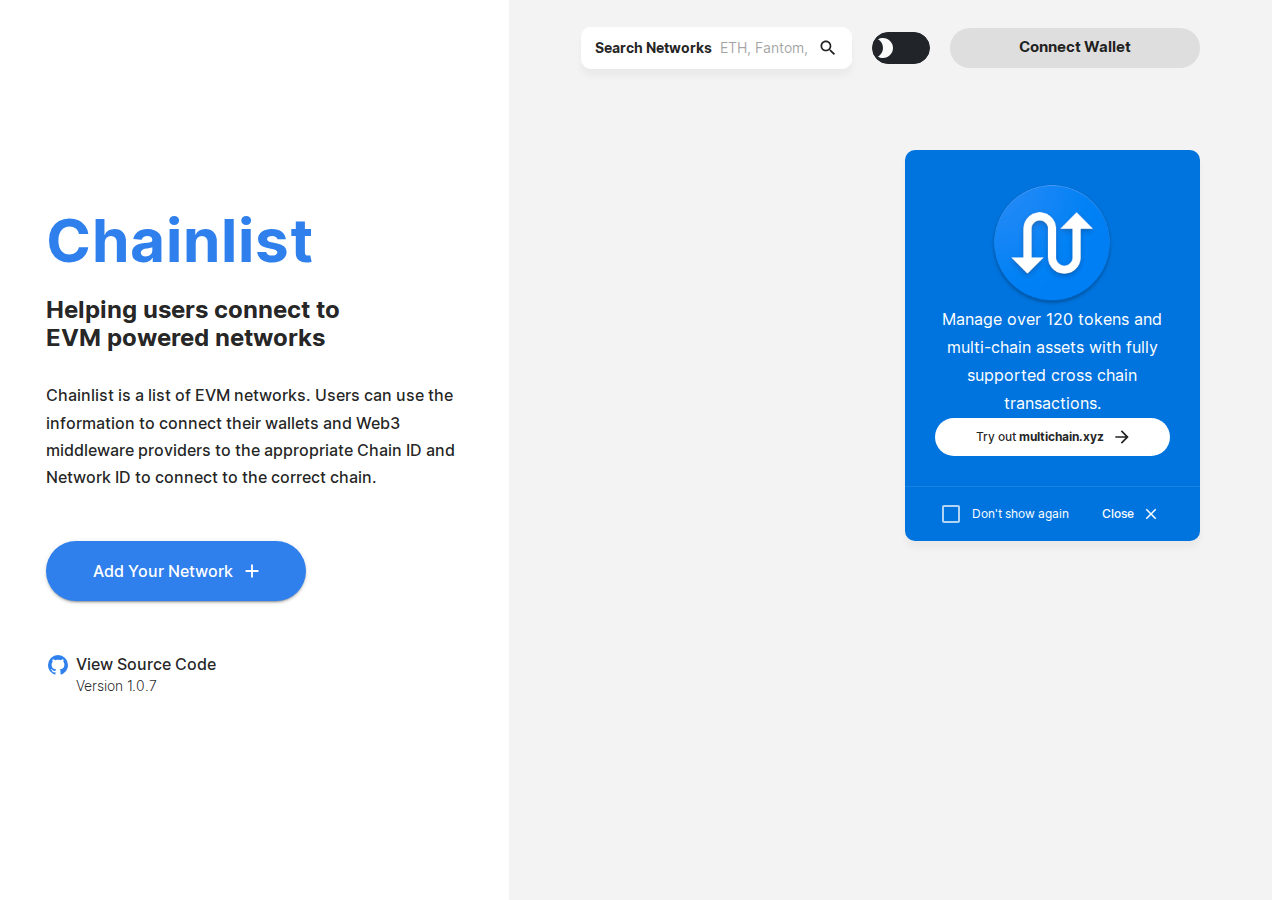
<file: out/index.html>
<!DOCTYPE html><html lang="en"><head><link rel="stylesheet" href="/fonts/Inter/Inter.css"/><link rel="stylesheet" href="/fonts/Druk/Druk.css"/><meta name="viewport" content="width=device-width"/><meta charSet="utf-8"/><title>Chainlist</title><link rel="icon" href="/favicon.png"/><meta name="next-head-count" content="4"/><link rel="preload" href="/_next/static/css/2f26bb9842d84a608fa3.css" as="style"/><link rel="stylesheet" href="/_next/static/css/2f26bb9842d84a608fa3.css" data-n-g=""/><link rel="preload" href="/_next/static/css/080c452e6db8417972a9.css" as="style"/><link rel="stylesheet" href="/_next/static/css/080c452e6db8417972a9.css" data-n-p=""/><noscript data-n-css=""></noscript><link rel="preload" href="/_next/static/chunks/main-353dc77497e045a7e846.js" as="script"/><link rel="preload" href="/_next/static/chunks/webpack-245f049e565ebf942e09.js" as="script"/><link rel="preload" href="/_next/static/chunks/framework.36a632635a728ef34034.js" as="script"/><link rel="preload" href="/_next/static/chunks/061e6b60.aa59003f57ceb96dac91.js" as="script"/><link rel="preload" href="/_next/static/chunks/commons.267e32cafe520a2ebd7c.js" as="script"/><link rel="preload" href="/_next/static/chunks/71247caf95475e3ea7f9a0f8a30beb258b23d005.1ec341f19fe13b4c3a79.js" as="script"/><link rel="preload" href="/_next/static/chunks/pages/_app-8efcc6eaefd45cd9b431.js" as="script"/><link rel="preload" href="/_next/static/chunks/pages/index-d5efe4f5449421ee6798.js" as="script"/><style id="jss-server-side">html {
  box-sizing: border-box;
  -webkit-font-smoothing: antialiased;
  -moz-osx-font-smoothing: grayscale;
}
*, *::before, *::after {
  box-sizing: inherit;
}
strong, b {
  font-weight: 700;
}
body {
  color: rgba(0, 0, 0, 0.87);
  margin: 0;
  font-size: 0.875rem;
  font-family: Inter,Arial,-apple-system,BlinkMacSystemFont,"Segoe UI",Roboto,"Helvetica Neue",sans-serif,"Apple Color Emoji","Segoe UI Emoji","Segoe UI Symbol";
  font-weight: 400;
  line-height: 1.43;
  background-color: #fff;
}
@media print {
  body {
    background-color: #fff;
  }
}
  body::backdrop {
    background-color: #fff;
  }
  .MuiSvgIcon-root {
    fill: currentColor;
    width: 1em;
    height: 1em;
    display: inline-block;
    font-size: 1.5rem;
    transition: fill 200ms cubic-bezier(0.4, 0, 0.2, 1) 0ms;
    flex-shrink: 0;
    user-select: none;
  }
  .MuiSvgIcon-colorPrimary {
    color: #2F80ED;
  }
  .MuiSvgIcon-colorSecondary {
    color: #DEDEDE;
  }
  .MuiSvgIcon-colorAction {
    color: rgba(0, 0, 0, 0.54);
  }
  .MuiSvgIcon-colorError {
    color: #dc3545;
  }
  .MuiSvgIcon-colorDisabled {
    color: rgba(0, 0, 0, 0.26);
  }
  .MuiSvgIcon-fontSizeInherit {
    font-size: inherit;
  }
  .MuiSvgIcon-fontSizeSmall {
    font-size: 1.25rem;
  }
  .MuiSvgIcon-fontSizeLarge {
    font-size: 2.1875rem;
  }
  .MuiSvgIcon-root-98 {
    fill: currentColor;
    width: 1em;
    height: 1em;
    display: inline-block;
    font-size: 1.5rem;
    transition: fill 200ms cubic-bezier(0.4, 0, 0.2, 1) 0ms;
    flex-shrink: 0;
    user-select: none;
  }
  .MuiSvgIcon-colorPrimary-99 {
    color: #2F80ED;
  }
  .MuiSvgIcon-colorSecondary-100 {
    color: #f50057;
  }
  .MuiSvgIcon-colorAction-101 {
    color: rgba(0, 0, 0, 0.54);
  }
  .MuiSvgIcon-colorError-102 {
    color: #f44336;
  }
  .MuiSvgIcon-colorDisabled-103 {
    color: rgba(0, 0, 0, 0.26);
  }
  .MuiSvgIcon-fontSizeInherit-104 {
    font-size: inherit;
  }
  .MuiSvgIcon-fontSizeSmall-105 {
    font-size: 1.25rem;
  }
  .MuiSvgIcon-fontSizeLarge-106 {
    font-size: 2.1875rem;
  }
  .MuiPaper-root-1 {
    color: rgba(0, 0, 0, 0.87);
    transition: box-shadow 300ms cubic-bezier(0.4, 0, 0.2, 1) 0ms;
    background-color: #fff;
  }
  .MuiPaper-rounded-2 {
    border-radius: 10px;
  }
  .MuiPaper-outlined-3 {
    border: 1px solid rgba(0, 0, 0, 0.12);
  }
  .MuiPaper-elevation0-4 {
    box-shadow: none;
  }
  .MuiPaper-elevation1-5 {
    box-shadow: 0px 7px 7px #0000000A;;
    -moz-box-shadow: 0px 7px 7px #0000000A;;
    -webkit-box-shadow: 0px 7px 7px #0000000A;;
  }
  .MuiPaper-elevation2-6 {
    box-shadow: 0px 3px 1px -2px rgba(0,0,0,0.2),0px 2px 2px 0px rgba(0,0,0,0.14),0px 1px 5px 0px rgba(0,0,0,0.12);
  }
  .MuiPaper-elevation3-7 {
    box-shadow: 0px 3px 3px -2px rgba(0,0,0,0.2),0px 3px 4px 0px rgba(0,0,0,0.14),0px 1px 8px 0px rgba(0,0,0,0.12);
  }
  .MuiPaper-elevation4-8 {
    box-shadow: 0px 2px 4px -1px rgba(0,0,0,0.2),0px 4px 5px 0px rgba(0,0,0,0.14),0px 1px 10px 0px rgba(0,0,0,0.12);
  }
  .MuiPaper-elevation5-9 {
    box-shadow: 0px 3px 5px -1px rgba(0,0,0,0.2),0px 5px 8px 0px rgba(0,0,0,0.14),0px 1px 14px 0px rgba(0,0,0,0.12);
  }
  .MuiPaper-elevation6-10 {
    box-shadow: 0px 3px 5px -1px rgba(0,0,0,0.2),0px 6px 10px 0px rgba(0,0,0,0.14),0px 1px 18px 0px rgba(0,0,0,0.12);
  }
  .MuiPaper-elevation7-11 {
    box-shadow: 0px 4px 5px -2px rgba(0,0,0,0.2),0px 7px 10px 1px rgba(0,0,0,0.14),0px 2px 16px 1px rgba(0,0,0,0.12);
  }
  .MuiPaper-elevation8-12 {
    box-shadow: 0px 5px 5px -3px rgba(0,0,0,0.2),0px 8px 10px 1px rgba(0,0,0,0.14),0px 3px 14px 2px rgba(0,0,0,0.12);
  }
  .MuiPaper-elevation9-13 {
    box-shadow: 0px 5px 6px -3px rgba(0,0,0,0.2),0px 9px 12px 1px rgba(0,0,0,0.14),0px 3px 16px 2px rgba(0,0,0,0.12);
  }
  .MuiPaper-elevation10-14 {
    box-shadow: 0px 6px 6px -3px rgba(0,0,0,0.2),0px 10px 14px 1px rgba(0,0,0,0.14),0px 4px 18px 3px rgba(0,0,0,0.12);
  }
  .MuiPaper-elevation11-15 {
    box-shadow: 0px 6px 7px -4px rgba(0,0,0,0.2),0px 11px 15px 1px rgba(0,0,0,0.14),0px 4px 20px 3px rgba(0,0,0,0.12);
  }
  .MuiPaper-elevation12-16 {
    box-shadow: 0px 7px 8px -4px rgba(0,0,0,0.2),0px 12px 17px 2px rgba(0,0,0,0.14),0px 5px 22px 4px rgba(0,0,0,0.12);
  }
  .MuiPaper-elevation13-17 {
    box-shadow: 0px 7px 8px -4px rgba(0,0,0,0.2),0px 13px 19px 2px rgba(0,0,0,0.14),0px 5px 24px 4px rgba(0,0,0,0.12);
  }
  .MuiPaper-elevation14-18 {
    box-shadow: 0px 7px 9px -4px rgba(0,0,0,0.2),0px 14px 21px 2px rgba(0,0,0,0.14),0px 5px 26px 4px rgba(0,0,0,0.12);
  }
  .MuiPaper-elevation15-19 {
    box-shadow: 0px 8px 9px -5px rgba(0,0,0,0.2),0px 15px 22px 2px rgba(0,0,0,0.14),0px 6px 28px 5px rgba(0,0,0,0.12);
  }
  .MuiPaper-elevation16-20 {
    box-shadow: 0px 8px 10px -5px rgba(0,0,0,0.2),0px 16px 24px 2px rgba(0,0,0,0.14),0px 6px 30px 5px rgba(0,0,0,0.12);
  }
  .MuiPaper-elevation17-21 {
    box-shadow: 0px 8px 11px -5px rgba(0,0,0,0.2),0px 17px 26px 2px rgba(0,0,0,0.14),0px 6px 32px 5px rgba(0,0,0,0.12);
  }
  .MuiPaper-elevation18-22 {
    box-shadow: 0px 9px 11px -5px rgba(0,0,0,0.2),0px 18px 28px 2px rgba(0,0,0,0.14),0px 7px 34px 6px rgba(0,0,0,0.12);
  }
  .MuiPaper-elevation19-23 {
    box-shadow: 0px 9px 12px -6px rgba(0,0,0,0.2),0px 19px 29px 2px rgba(0,0,0,0.14),0px 7px 36px 6px rgba(0,0,0,0.12);
  }
  .MuiPaper-elevation20-24 {
    box-shadow: 0px 10px 13px -6px rgba(0,0,0,0.2),0px 20px 31px 3px rgba(0,0,0,0.14),0px 8px 38px 7px rgba(0,0,0,0.12);
  }
  .MuiPaper-elevation21-25 {
    box-shadow: 0px 10px 13px -6px rgba(0,0,0,0.2),0px 21px 33px 3px rgba(0,0,0,0.14),0px 8px 40px 7px rgba(0,0,0,0.12);
  }
  .MuiPaper-elevation22-26 {
    box-shadow: 0px 10px 14px -6px rgba(0,0,0,0.2),0px 22px 35px 3px rgba(0,0,0,0.14),0px 8px 42px 7px rgba(0,0,0,0.12);
  }
  .MuiPaper-elevation23-27 {
    box-shadow: 0px 11px 14px -7px rgba(0,0,0,0.2),0px 23px 36px 3px rgba(0,0,0,0.14),0px 9px 44px 8px rgba(0,0,0,0.12);
  }
  .MuiPaper-elevation24-28 {
    box-shadow: 0px 11px 15px -7px rgba(0,0,0,0.2),0px 24px 38px 3px rgba(0,0,0,0.14),0px 9px 46px 8px rgba(0,0,0,0.12);
  }
  .MuiButtonBase-root {
    color: inherit;
    border: 0;
    cursor: pointer;
    margin: 0;
    display: inline-flex;
    outline: 0;
    padding: 0;
    position: relative;
    align-items: center;
    user-select: none;
    border-radius: 0;
    vertical-align: middle;
    -moz-appearance: none;
    justify-content: center;
    text-decoration: none;
    background-color: transparent;
    -webkit-appearance: none;
    -webkit-tap-highlight-color: transparent;
  }
  .MuiButtonBase-root::-moz-focus-inner {
    border-style: none;
  }
  .MuiButtonBase-root.Mui-disabled {
    cursor: default;
    pointer-events: none;
  }
@media print {
  .MuiButtonBase-root {
    color-adjust: exact;
  }
}
  .MuiIconButton-root {
    flex: 0 0 auto;
    color: rgba(0, 0, 0, 0.54);
    padding: 12px;
    overflow: visible;
    font-size: 1.5rem;
    text-align: center;
    transition: background-color 150ms cubic-bezier(0.4, 0, 0.2, 1) 0ms;
    border-radius: 50%;
  }
  .MuiIconButton-root:hover {
    background-color: rgba(0, 0, 0, 0.04);
  }
  .MuiIconButton-root.Mui-disabled {
    color: rgba(0, 0, 0, 0.26);
    background-color: transparent;
  }
@media (hover: none) {
  .MuiIconButton-root:hover {
    background-color: transparent;
  }
}
  .MuiIconButton-edgeStart {
    margin-left: -12px;
  }
  .MuiIconButton-sizeSmall.MuiIconButton-edgeStart {
    margin-left: -3px;
  }
  .MuiIconButton-edgeEnd {
    margin-right: -12px;
  }
  .MuiIconButton-sizeSmall.MuiIconButton-edgeEnd {
    margin-right: -3px;
  }
  .MuiIconButton-colorInherit {
    color: inherit;
  }
  .MuiIconButton-colorPrimary {
    color: #2F80ED;
  }
  .MuiIconButton-colorPrimary:hover {
    background-color: rgba(47, 128, 237, 0.04);
  }
@media (hover: none) {
  .MuiIconButton-colorPrimary:hover {
    background-color: transparent;
  }
}
  .MuiIconButton-colorSecondary {
    color: #DEDEDE;
  }
  .MuiIconButton-colorSecondary:hover {
    background-color: rgba(222, 222, 222, 0.04);
  }
@media (hover: none) {
  .MuiIconButton-colorSecondary:hover {
    background-color: transparent;
  }
}
  .MuiIconButton-sizeSmall {
    padding: 3px;
    font-size: 1.125rem;
  }
  .MuiIconButton-label {
    width: 100%;
    display: flex;
    align-items: inherit;
    justify-content: inherit;
  }
  .MuiTypography-root {
    margin: 0;
  }
  .MuiTypography-body2 {
    font-size: 0.875rem;
    font-family: Inter,Arial,-apple-system,BlinkMacSystemFont,"Segoe UI",Roboto,"Helvetica Neue",sans-serif,"Apple Color Emoji","Segoe UI Emoji","Segoe UI Symbol";
    font-weight: 400;
    line-height: 1.43;
  }
  .MuiTypography-body1 {
    font-size: 16px;
    font-family: Inter,Arial,-apple-system,BlinkMacSystemFont,"Segoe UI",Roboto,"Helvetica Neue",sans-serif,"Apple Color Emoji","Segoe UI Emoji","Segoe UI Symbol";
    font-weight: 500;
    line-height: 1.7;
  }
@media (max-width:576px) {
  .MuiTypography-body1 {
    font-size: 0.8rem;
  }
}
  .MuiTypography-caption {
    font-size: 0.75rem;
    font-family: Inter,Arial,-apple-system,BlinkMacSystemFont,"Segoe UI",Roboto,"Helvetica Neue",sans-serif,"Apple Color Emoji","Segoe UI Emoji","Segoe UI Symbol";
    font-weight: 400;
    line-height: 1.66;
  }
  .MuiTypography-button {
    font-size: 0.875rem;
    font-family: Inter,Arial,-apple-system,BlinkMacSystemFont,"Segoe UI",Roboto,"Helvetica Neue",sans-serif,"Apple Color Emoji","Segoe UI Emoji","Segoe UI Symbol";
    font-weight: 500;
    line-height: 1.75;
    text-transform: uppercase;
  }
  .MuiTypography-h1 {
    font-size: 60px;
    font-family: "Helvetica Neue", Inter;
    font-weight: 700;
    line-height: 1.167;
    letter-spacing: 1px;
  }
  .MuiTypography-h2 {
    font-size: 24px;
    font-family: Inter,Arial,-apple-system,BlinkMacSystemFont,"Segoe UI",Roboto,"Helvetica Neue",sans-serif,"Apple Color Emoji","Segoe UI Emoji","Segoe UI Symbol";
    font-weight: 700;
    line-height: 1.167;
  }
  .MuiTypography-h3 {
    font-size: 20px;
    font-family: Inter;
    font-weight: 600;
    line-height: 1.167;
  }
  .MuiTypography-h4 {
    font-size: 1.5rem;
    font-family: Inter,Arial,-apple-system,BlinkMacSystemFont,"Segoe UI",Roboto,"Helvetica Neue",sans-serif,"Apple Color Emoji","Segoe UI Emoji","Segoe UI Symbol";
    font-weight: 600;
    line-height: 1.167;
  }
  .MuiTypography-h5 {
    font-size: 15px;
    font-family: Inter,Arial,-apple-system,BlinkMacSystemFont,"Segoe UI",Roboto,"Helvetica Neue",sans-serif,"Apple Color Emoji","Segoe UI Emoji","Segoe UI Symbol";
    font-weight: 700;
    line-height: 1.167;
  }
  .MuiTypography-h6 {
    font-size: 1.5rem;
    font-family: Inter,Arial,-apple-system,BlinkMacSystemFont,"Segoe UI",Roboto,"Helvetica Neue",sans-serif,"Apple Color Emoji","Segoe UI Emoji","Segoe UI Symbol";
    font-weight: 700;
    line-height: 1.167;
    letter-spacing: 2px;
  }
@media (max-width:576px) {
  .MuiTypography-h6 {
    font-size: 1.2rem;
  }
}
  .MuiTypography-subtitle1 {
    font-size: 14px;
    font-family: Inter,Arial,-apple-system,BlinkMacSystemFont,"Segoe UI",Roboto,"Helvetica Neue",sans-serif,"Apple Color Emoji","Segoe UI Emoji","Segoe UI Symbol";
    font-weight: 300;
    line-height: 1.167;
  }
@media (max-width:576px) {
  .MuiTypography-subtitle1 {
    font-size: 0.7rem;
  }
}
  .MuiTypography-subtitle2 {
    font-size: 0.875rem;
    font-family: Inter,Arial,-apple-system,BlinkMacSystemFont,"Segoe UI",Roboto,"Helvetica Neue",sans-serif,"Apple Color Emoji","Segoe UI Emoji","Segoe UI Symbol";
    font-weight: 500;
    line-height: 1.57;
  }
  .MuiTypography-overline {
    font-size: 0.75rem;
    font-family: Inter,Arial,-apple-system,BlinkMacSystemFont,"Segoe UI",Roboto,"Helvetica Neue",sans-serif,"Apple Color Emoji","Segoe UI Emoji","Segoe UI Symbol";
    font-weight: 400;
    line-height: 2.66;
    text-transform: uppercase;
  }
  .MuiTypography-srOnly {
    width: 1px;
    height: 1px;
    overflow: hidden;
    position: absolute;
  }
  .MuiTypography-alignLeft {
    text-align: left;
  }
  .MuiTypography-alignCenter {
    text-align: center;
  }
  .MuiTypography-alignRight {
    text-align: right;
  }
  .MuiTypography-alignJustify {
    text-align: justify;
  }
  .MuiTypography-noWrap {
    overflow: hidden;
    white-space: nowrap;
    text-overflow: ellipsis;
  }
  .MuiTypography-gutterBottom {
    margin-bottom: 0.35em;
  }
  .MuiTypography-paragraph {
    margin-bottom: 16px;
  }
  .MuiTypography-colorInherit {
    color: inherit;
  }
  .MuiTypography-colorPrimary {
    color: #2F80ED;
  }
  .MuiTypography-colorSecondary {
    color: #DEDEDE;
  }
  .MuiTypography-colorTextPrimary {
    color: rgba(0, 0, 0, 0.87);
  }
  .MuiTypography-colorTextSecondary {
    color: rgba(0, 0, 0, 0.54);
  }
  .MuiTypography-colorError {
    color: #dc3545;
  }
  .MuiTypography-displayInline {
    display: inline;
  }
  .MuiTypography-displayBlock {
    display: block;
  }
  .MuiTypography-root-68 {
    margin: 0;
  }
  .MuiTypography-body2-69 {
    font-size: 0.875rem;
    font-family: Inter,Arial,-apple-system,BlinkMacSystemFont,"Segoe UI",Roboto,"Helvetica Neue",sans-serif,"Apple Color Emoji","Segoe UI Emoji","Segoe UI Symbol";
    font-weight: 400;
    line-height: 1.43;
  }
  .MuiTypography-body1-70 {
    font-size: 12px;
    font-family: Inter,Arial,-apple-system,BlinkMacSystemFont,"Segoe UI",Roboto,"Helvetica Neue",sans-serif,"Apple Color Emoji","Segoe UI Emoji","Segoe UI Symbol";
    font-weight: 400;
    line-height: 1.5;
  }
  .MuiTypography-caption-71 {
    font-size: 0.75rem;
    font-family: Inter,Arial,-apple-system,BlinkMacSystemFont,"Segoe UI",Roboto,"Helvetica Neue",sans-serif,"Apple Color Emoji","Segoe UI Emoji","Segoe UI Symbol";
    font-weight: 400;
    line-height: 1.66;
  }
  .MuiTypography-button-72 {
    font-size: 0.875rem;
    font-family: Inter,Arial,-apple-system,BlinkMacSystemFont,"Segoe UI",Roboto,"Helvetica Neue",sans-serif,"Apple Color Emoji","Segoe UI Emoji","Segoe UI Symbol";
    font-weight: 500;
    line-height: 1.75;
    text-transform: uppercase;
  }
  .MuiTypography-h1-73 {
    font-size: 6rem;
    font-family: Inter,Arial,-apple-system,BlinkMacSystemFont,"Segoe UI",Roboto,"Helvetica Neue",sans-serif,"Apple Color Emoji","Segoe UI Emoji","Segoe UI Symbol";
    font-weight: 300;
    line-height: 1.167;
  }
  .MuiTypography-h2-74 {
    font-size: 3.75rem;
    font-family: Inter,Arial,-apple-system,BlinkMacSystemFont,"Segoe UI",Roboto,"Helvetica Neue",sans-serif,"Apple Color Emoji","Segoe UI Emoji","Segoe UI Symbol";
    font-weight: 300;
    line-height: 1.2;
  }
  .MuiTypography-h3-75 {
    font-size: 3rem;
    font-family: Inter,Arial,-apple-system,BlinkMacSystemFont,"Segoe UI",Roboto,"Helvetica Neue",sans-serif,"Apple Color Emoji","Segoe UI Emoji","Segoe UI Symbol";
    font-weight: 400;
    line-height: 1.167;
  }
  .MuiTypography-h4-76 {
    font-size: 2.125rem;
    font-family: Inter,Arial,-apple-system,BlinkMacSystemFont,"Segoe UI",Roboto,"Helvetica Neue",sans-serif,"Apple Color Emoji","Segoe UI Emoji","Segoe UI Symbol";
    font-weight: 400;
    line-height: 1.235;
  }
  .MuiTypography-h5-77 {
    font-size: 1.5rem;
    font-family: Inter,Arial,-apple-system,BlinkMacSystemFont,"Segoe UI",Roboto,"Helvetica Neue",sans-serif,"Apple Color Emoji","Segoe UI Emoji","Segoe UI Symbol";
    font-weight: 400;
    line-height: 1.334;
  }
  .MuiTypography-h6-78 {
    font-size: 1.25rem;
    font-family: Inter,Arial,-apple-system,BlinkMacSystemFont,"Segoe UI",Roboto,"Helvetica Neue",sans-serif,"Apple Color Emoji","Segoe UI Emoji","Segoe UI Symbol";
    font-weight: 500;
    line-height: 1.6;
  }
  .MuiTypography-subtitle1-79 {
    font-size: 1rem;
    font-family: Inter,Arial,-apple-system,BlinkMacSystemFont,"Segoe UI",Roboto,"Helvetica Neue",sans-serif,"Apple Color Emoji","Segoe UI Emoji","Segoe UI Symbol";
    font-weight: 400;
    line-height: 1.75;
  }
  .MuiTypography-subtitle2-80 {
    font-size: 0.875rem;
    font-family: Inter,Arial,-apple-system,BlinkMacSystemFont,"Segoe UI",Roboto,"Helvetica Neue",sans-serif,"Apple Color Emoji","Segoe UI Emoji","Segoe UI Symbol";
    font-weight: 500;
    line-height: 1.57;
  }
  .MuiTypography-overline-81 {
    font-size: 0.75rem;
    font-family: Inter,Arial,-apple-system,BlinkMacSystemFont,"Segoe UI",Roboto,"Helvetica Neue",sans-serif,"Apple Color Emoji","Segoe UI Emoji","Segoe UI Symbol";
    font-weight: 400;
    line-height: 2.66;
    text-transform: uppercase;
  }
  .MuiTypography-srOnly-82 {
    width: 1px;
    height: 1px;
    overflow: hidden;
    position: absolute;
  }
  .MuiTypography-alignLeft-83 {
    text-align: left;
  }
  .MuiTypography-alignCenter-84 {
    text-align: center;
  }
  .MuiTypography-alignRight-85 {
    text-align: right;
  }
  .MuiTypography-alignJustify-86 {
    text-align: justify;
  }
  .MuiTypography-noWrap-87 {
    overflow: hidden;
    white-space: nowrap;
    text-overflow: ellipsis;
  }
  .MuiTypography-gutterBottom-88 {
    margin-bottom: 0.35em;
  }
  .MuiTypography-paragraph-89 {
    margin-bottom: 16px;
  }
  .MuiTypography-colorInherit-90 {
    color: inherit;
  }
  .MuiTypography-colorPrimary-91 {
    color: #2F80ED;
  }
  .MuiTypography-colorSecondary-92 {
    color: #f50057;
  }
  .MuiTypography-colorTextPrimary-93 {
    color: rgba(0, 0, 0, 0.87);
  }
  .MuiTypography-colorTextSecondary-94 {
    color: rgba(0, 0, 0, 0.54);
  }
  .MuiTypography-colorError-95 {
    color: #f44336;
  }
  .MuiTypography-displayInline-96 {
    display: inline;
  }
  .MuiTypography-displayBlock-97 {
    display: block;
  }
  .MuiButton-root {
    color: rgba(0, 0, 0, 0.87);
    padding: 6px 16px;
    font-size: 0.875rem;
    min-width: 50px;
    box-sizing: border-box;
    transition: background-color 250ms cubic-bezier(0.4, 0, 0.2, 1) 0ms,box-shadow 250ms cubic-bezier(0.4, 0, 0.2, 1) 0ms,border 250ms cubic-bezier(0.4, 0, 0.2, 1) 0ms;
    font-family: Inter,Arial,-apple-system,BlinkMacSystemFont,"Segoe UI",Roboto,"Helvetica Neue",sans-serif,"Apple Color Emoji","Segoe UI Emoji","Segoe UI Symbol";
    font-weight: 500;
    line-height: 1.75;
    border-radius: 32px;
    text-transform: uppercase;
  }
  .MuiButton-root:hover {
    text-decoration: none;
    background-color: rgba(0, 0, 0, 0.04);
  }
  .MuiButton-root.Mui-disabled {
    color: rgba(0, 0, 0, 0.26);
  }
@media (hover: none) {
  .MuiButton-root:hover {
    background-color: transparent;
  }
}
  .MuiButton-root:hover.Mui-disabled {
    background-color: transparent;
  }
  .MuiButton-label {
    width: 100%;
    display: inherit;
    align-items: inherit;
    text-transform: capitalize;
    justify-content: inherit;
  }
  .MuiButton-text {
    padding: 6px 8px;
  }
  .MuiButton-textPrimary {
    color: #2F80ED;
  }
  .MuiButton-textPrimary:hover {
    background-color: rgba(47, 128, 237, 0.04);
  }
@media (hover: none) {
  .MuiButton-textPrimary:hover {
    background-color: transparent;
  }
}
  .MuiButton-textSecondary {
    color: #DEDEDE;
  }
  .MuiButton-textSecondary:hover {
    background-color: rgba(222, 222, 222, 0.04);
  }
@media (hover: none) {
  .MuiButton-textSecondary:hover {
    background-color: transparent;
  }
}
  .MuiButton-outlined {
    border: 1px solid rgba(0, 0, 0, 0.23);
    padding: 5px 15px;
  }
  .MuiButton-outlined.Mui-disabled {
    border: 1px solid rgba(0, 0, 0, 0.12);
  }
  .MuiButton-outlinedPrimary {
    color: #2F80ED;
    border: 1px solid #EAEAEA;
  }
  .MuiButton-outlinedPrimary:hover {
    color: #fff;
    border: 1px solid #2F80ED;
    background-color: #2F80ED !important;
  }
@media (hover: none) {
  .MuiButton-outlinedPrimary:hover {
    background-color: transparent;
  }
}
  .MuiButton-outlinedSecondary {
    color: #DEDEDE;
    border: 1px solid rgba(222, 222, 222, 0.5);
  }
  .MuiButton-outlinedSecondary:hover {
    border: 1px solid #DEDEDE;
    background-color: rgba(222, 222, 222, 0.04);
  }
  .MuiButton-outlinedSecondary.Mui-disabled {
    border: 1px solid rgba(0, 0, 0, 0.26);
  }
@media (hover: none) {
  .MuiButton-outlinedSecondary:hover {
    background-color: transparent;
  }
}
  .MuiButton-contained {
    color: rgba(0, 0, 0, 0.87);
    box-shadow: 0px 3px 1px -2px rgba(0,0,0,0.2),0px 2px 2px 0px rgba(0,0,0,0.14),0px 1px 5px 0px rgba(0,0,0,0.12);
    background-color: #e0e0e0;
  }
  .MuiButton-contained:hover {
    box-shadow: 0px 2px 4px -1px rgba(0,0,0,0.2),0px 4px 5px 0px rgba(0,0,0,0.14),0px 1px 10px 0px rgba(0,0,0,0.12);
    background-color: #d5d5d5;
  }
  .MuiButton-contained.Mui-focusVisible {
    box-shadow: 0px 3px 5px -1px rgba(0,0,0,0.2),0px 6px 10px 0px rgba(0,0,0,0.14),0px 1px 18px 0px rgba(0,0,0,0.12);
  }
  .MuiButton-contained:active {
    box-shadow: 0px 5px 5px -3px rgba(0,0,0,0.2),0px 8px 10px 1px rgba(0,0,0,0.14),0px 3px 14px 2px rgba(0,0,0,0.12);
  }
  .MuiButton-contained.Mui-disabled {
    color: rgba(0, 0, 0, 0.26);
    box-shadow: none;
    background-color: rgba(0, 0, 0, 0.12);
  }
@media (hover: none) {
  .MuiButton-contained:hover {
    box-shadow: 0px 3px 1px -2px rgba(0,0,0,0.2),0px 2px 2px 0px rgba(0,0,0,0.14),0px 1px 5px 0px rgba(0,0,0,0.12);
    background-color: #e0e0e0;
  }
}
  .MuiButton-contained:hover.Mui-disabled {
    background-color: rgba(0, 0, 0, 0.12);
  }
  .MuiButton-containedPrimary {
    color: #fff;
    background-color: #2F80ED;
  }
  .MuiButton-containedPrimary:hover {
    background-color: rgb(32, 89, 165);
  }
@media (hover: none) {
  .MuiButton-containedPrimary:hover {
    background-color: #2F80ED;
  }
}
  .MuiButton-containedSecondary {
    color: rgba(0, 0, 0, 0.87);
    background-color: #DEDEDE;
  }
  .MuiButton-containedSecondary:hover {
    background-color: rgb(155, 155, 155);
  }
@media (hover: none) {
  .MuiButton-containedSecondary:hover {
    background-color: #DEDEDE;
  }
}
  .MuiButton-disableElevation {
    box-shadow: none;
  }
  .MuiButton-disableElevation:hover {
    box-shadow: none;
  }
  .MuiButton-disableElevation.Mui-focusVisible {
    box-shadow: none;
  }
  .MuiButton-disableElevation:active {
    box-shadow: none;
  }
  .MuiButton-disableElevation.Mui-disabled {
    box-shadow: none;
  }
  .MuiButton-colorInherit {
    color: inherit;
    border-color: currentColor;
  }
  .MuiButton-textSizeSmall {
    padding: 4px 5px;
    font-size: 0.8125rem;
  }
  .MuiButton-textSizeLarge {
    padding: 8px 11px;
    font-size: 2.4rem;
  }
@media (max-width:576px) {
  .MuiButton-textSizeLarge {
    font-size: 2rem;
  }
}
  .MuiButton-outlinedSizeSmall {
    padding: 6px 9px;
    font-size: 0.7rem;
  }
@media (max-width:576px) {
  .MuiButton-outlinedSizeSmall {
    padding: 3px 0px;
  }
}
  .MuiButton-outlinedSizeLarge {
    padding: 7px 21px;
    font-size: 0.9375rem;
  }
  .MuiButton-containedSizeSmall {
    padding: 4px 10px;
    font-size: 0.8125rem;
  }
  .MuiButton-containedSizeLarge {
    padding: 8px 22px;
    font-size: 0.9375rem;
  }
  .MuiButton-sizeLarge {
    width: 260px;
    height: 60px;
    border-radius: 50px;
  }
  .MuiButton-fullWidth {
    width: 100%;
  }
  .MuiButton-startIcon {
    display: inherit;
    margin-left: -4px;
    margin-right: 8px;
  }
  .MuiButton-startIcon.MuiButton-iconSizeSmall {
    margin-left: -2px;
  }
  .MuiButton-endIcon {
    display: inherit;
    margin-left: 8px;
    margin-right: -4px;
  }
  .MuiButton-endIcon.MuiButton-iconSizeSmall {
    margin-right: -2px;
  }
  .MuiButton-iconSizeSmall > *:first-child {
    font-size: 18px;
  }
  .MuiButton-iconSizeMedium > *:first-child {
    font-size: 20px;
  }
  .MuiButton-iconSizeLarge > *:first-child {
    font-size: 22px;
  }
  .jss117 {
    padding: 9px;
  }
  .jss120 {
    top: 0;
    left: 0;
    width: 100%;
    cursor: inherit;
    height: 100%;
    margin: 0;
    opacity: 0;
    padding: 0;
    z-index: 1;
    position: absolute;
  }
@keyframes mui-auto-fill {}
@keyframes mui-auto-fill-cancel {}
  .MuiInputBase-root-46 {
    color: rgba(0, 0, 0, 0.87);
    cursor: text;
    display: inline-flex;
    position: relative;
    font-size: 12px;
    box-sizing: border-box;
    align-items: center;
    font-family: Inter,Arial,-apple-system,BlinkMacSystemFont,"Segoe UI",Roboto,"Helvetica Neue",sans-serif,"Apple Color Emoji","Segoe UI Emoji","Segoe UI Symbol";
    font-weight: 400;
    line-height: 1.1876em;
  }
  .MuiInputBase-root-46.Mui-disabled {
    color: rgba(0, 0, 0, 0.38);
    cursor: default;
  }
  .MuiInputBase-multiline-51 {
    padding: 6px 0 7px;
  }
  .MuiInputBase-multiline-51.MuiInputBase-marginDense-50 {
    padding-top: 3px;
  }
  .MuiInputBase-fullWidth-53 {
    width: 100%;
  }
  .MuiInputBase-input-54 {
    font: inherit;
    color: currentColor;
    width: 100%;
    border: 0;
    height: 1.1876em;
    margin: 0;
    display: block;
    padding: 6px 0 7px;
    font-size: 14px;
    min-width: 0;
    background: none;
    box-sizing: content-box;
    animation-name: mui-auto-fill-cancel;
    letter-spacing: inherit;
    animation-duration: 10ms;
    -webkit-tap-highlight-color: transparent;
  }
  .MuiInputBase-input-54::-webkit-input-placeholder {
    color: currentColor;
    opacity: 0.42;
    transition: opacity 200ms cubic-bezier(0.4, 0, 0.2, 1) 0ms;
  }
  .MuiInputBase-input-54::-moz-placeholder {
    color: currentColor;
    opacity: 0.42;
    transition: opacity 200ms cubic-bezier(0.4, 0, 0.2, 1) 0ms;
  }
  .MuiInputBase-input-54:-ms-input-placeholder {
    color: currentColor;
    opacity: 0.42;
    transition: opacity 200ms cubic-bezier(0.4, 0, 0.2, 1) 0ms;
  }
  .MuiInputBase-input-54::-ms-input-placeholder {
    color: currentColor;
    opacity: 0.42;
    transition: opacity 200ms cubic-bezier(0.4, 0, 0.2, 1) 0ms;
  }
  .MuiInputBase-input-54:focus {
    outline: 0;
  }
  .MuiInputBase-input-54:invalid {
    box-shadow: none;
  }
  .MuiInputBase-input-54::-webkit-search-decoration {
    -webkit-appearance: none;
  }
  .MuiInputBase-input-54.Mui-disabled {
    opacity: 1;
  }
  .MuiInputBase-input-54:-webkit-autofill {
    animation-name: mui-auto-fill;
    animation-duration: 5000s;
  }
  label[data-shrink=false] + .MuiInputBase-formControl-47 .MuiInputBase-input-54::-webkit-input-placeholder {
    opacity: 0 !important;
  }
  label[data-shrink=false] + .MuiInputBase-formControl-47 .MuiInputBase-input-54::-moz-placeholder {
    opacity: 0 !important;
  }
  label[data-shrink=false] + .MuiInputBase-formControl-47 .MuiInputBase-input-54:-ms-input-placeholder {
    opacity: 0 !important;
  }
  label[data-shrink=false] + .MuiInputBase-formControl-47 .MuiInputBase-input-54::-ms-input-placeholder {
    opacity: 0 !important;
  }
  label[data-shrink=false] + .MuiInputBase-formControl-47 .MuiInputBase-input-54:focus::-webkit-input-placeholder {
    opacity: 0.42;
  }
  label[data-shrink=false] + .MuiInputBase-formControl-47 .MuiInputBase-input-54:focus::-moz-placeholder {
    opacity: 0.42;
  }
  label[data-shrink=false] + .MuiInputBase-formControl-47 .MuiInputBase-input-54:focus:-ms-input-placeholder {
    opacity: 0.42;
  }
  label[data-shrink=false] + .MuiInputBase-formControl-47 .MuiInputBase-input-54:focus::-ms-input-placeholder {
    opacity: 0.42;
  }
  .MuiInputBase-inputMarginDense-55 {
    padding-top: 3px;
  }
  .MuiInputBase-inputMultiline-56 {
    height: auto;
    resize: none;
    padding: 0;
  }
  .MuiInputBase-inputTypeSearch-57 {
    -moz-appearance: textfield;
    -webkit-appearance: textfield;
  }
  .MuiFormControl-root-30 {
    border: 0;
    margin: 0;
    display: inline-flex;
    padding: 0;
    position: relative;
    min-width: 0;
    flex-direction: column;
    vertical-align: top;
  }
  .MuiFormControl-marginNormal-31 {
    margin-top: 16px;
    margin-bottom: 8px;
  }
  .MuiFormControl-marginDense-32 {
    margin-top: 8px;
    margin-bottom: 4px;
  }
  .MuiFormControl-fullWidth-33 {
    width: 100%;
  }
  .MuiInputAdornment-root-61 {
    height: 0.01em;
    display: flex;
    max-height: 2em;
    align-items: center;
    white-space: nowrap;
  }
  .MuiInputAdornment-filled-62.MuiInputAdornment-positionStart-63:not(.MuiInputAdornment-hiddenLabel-66) {
    margin-top: 16px;
  }
  .MuiInputAdornment-positionStart-63 {
    margin-right: 8px;
  }
  .MuiInputAdornment-positionEnd-64 {
    margin-left: 8px;
  }
  .MuiInputAdornment-disablePointerEvents-65 {
    pointer-events: none;
  }
  .jss107 {
    top: -5px;
    left: 0;
    right: 0;
    bottom: 0;
    margin: 0;
    padding: 0 8px;
    overflow: hidden;
    position: absolute;
    border-style: solid;
    border-width: 1px;
    border-radius: inherit;
    pointer-events: none;
  }
  .jss108 {
    padding: 0;
    text-align: left;
    transition: width 150ms cubic-bezier(0.0, 0, 0.2, 1) 0ms;
    line-height: 11px;
  }
  .jss109 {
    width: auto;
    height: 11px;
    display: block;
    padding: 0;
    font-size: 0.75em;
    max-width: 0.01px;
    text-align: left;
    transition: max-width 50ms cubic-bezier(0.0, 0, 0.2, 1) 0ms;
    visibility: hidden;
  }
  .jss109 > span {
    display: inline-block;
    padding-left: 5px;
    padding-right: 5px;
  }
  .jss110 {
    max-width: 1000px;
    transition: max-width 100ms cubic-bezier(0.0, 0, 0.2, 1) 50ms;
  }
  .MuiOutlinedInput-root-34 {
    position: relative;
    border-radius: 10px;
  }
  .MuiOutlinedInput-root-34:hover .MuiOutlinedInput-notchedOutline-40 {
    border-color: rgba(0, 0, 0, 0.87);
  }
@media (hover: none) {
  .MuiOutlinedInput-root-34:hover .MuiOutlinedInput-notchedOutline-40 {
    border-color: rgba(0, 0, 0, 0.23);
  }
}
  .MuiOutlinedInput-root-34.Mui-focused .MuiOutlinedInput-notchedOutline-40 {
    border-color: #2F80ED;
    border-width: 2px;
  }
  .MuiOutlinedInput-root-34.Mui-error .MuiOutlinedInput-notchedOutline-40 {
    border-color: #f44336;
  }
  .MuiOutlinedInput-root-34.Mui-disabled .MuiOutlinedInput-notchedOutline-40 {
    border-color: rgba(0, 0, 0, 0.26);
  }
  .MuiOutlinedInput-colorSecondary-35.Mui-focused .MuiOutlinedInput-notchedOutline-40 {
    border-color: #f50057;
  }
  .MuiOutlinedInput-adornedStart-36 {
    padding-left: 14px;
  }
  .MuiOutlinedInput-adornedEnd-37 {
    padding-right: 14px;
  }
  .MuiOutlinedInput-multiline-39 {
    padding: 18.5px 14px;
  }
  .MuiOutlinedInput-multiline-39.MuiOutlinedInput-marginDense-38 {
    padding-top: 10.5px;
    padding-bottom: 10.5px;
  }
  .MuiOutlinedInput-notchedOutline-40 {
    border-color: #FFF;
  }
  .MuiOutlinedInput-input-41 {
    padding: 12.5px 14px;
  }
  .MuiOutlinedInput-input-41:-webkit-autofill {
    border-radius: inherit;
  }
  .MuiOutlinedInput-inputMarginDense-42 {
    padding-top: 10.5px;
    padding-bottom: 10.5px;
  }
  .MuiOutlinedInput-inputMultiline-43 {
    padding: 0;
  }
  .MuiOutlinedInput-inputAdornedStart-44 {
    padding-left: 0;
  }
  .MuiOutlinedInput-inputAdornedEnd-45 {
    padding-right: 0;
  }
  .MuiSwitch-root {
    width: 58px;
    height: 38px;
    display: inline-flex;
    padding: 12px;
    z-index: 0;
    overflow: hidden;
    position: relative;
    box-sizing: border-box;
    flex-shrink: 0;
    vertical-align: middle;
  }
@media print {
  .MuiSwitch-root {
    color-adjust: exact;
  }
}
  .MuiSwitch-edgeStart {
    margin-left: -8px;
  }
  .MuiSwitch-edgeEnd {
    margin-right: -8px;
  }
  .MuiSwitch-switchBase {
    top: 0;
    left: 0;
    color: #fafafa;
    z-index: 1;
    position: absolute;
    transition: left 150ms cubic-bezier(0.4, 0, 0.2, 1) 0ms,transform 150ms cubic-bezier(0.4, 0, 0.2, 1) 0ms;
  }
  .MuiSwitch-switchBase.Mui-checked {
    transform: translateX(20px);
  }
  .MuiSwitch-switchBase.Mui-disabled {
    color: #bdbdbd;
  }
  .MuiSwitch-switchBase.Mui-checked + .MuiSwitch-track {
    opacity: 0.5;
  }
  .MuiSwitch-switchBase.Mui-disabled + .MuiSwitch-track {
    opacity: 0.12;
  }
  .MuiSwitch-colorPrimary.Mui-checked {
    color: #2F80ED;
  }
  .MuiSwitch-colorPrimary.Mui-disabled {
    color: #bdbdbd;
  }
  .MuiSwitch-colorPrimary.Mui-checked + .MuiSwitch-track {
    background-color: #2F80ED;
  }
  .MuiSwitch-colorPrimary.Mui-disabled + .MuiSwitch-track {
    background-color: #000;
  }
  .MuiSwitch-colorPrimary.Mui-checked:hover {
    background-color: rgba(47, 128, 237, 0.04);
  }
@media (hover: none) {
  .MuiSwitch-colorPrimary.Mui-checked:hover {
    background-color: transparent;
  }
}
  .MuiSwitch-colorSecondary.Mui-checked {
    color: #DEDEDE;
  }
  .MuiSwitch-colorSecondary.Mui-disabled {
    color: #bdbdbd;
  }
  .MuiSwitch-colorSecondary.Mui-checked + .MuiSwitch-track {
    background-color: #DEDEDE;
  }
  .MuiSwitch-colorSecondary.Mui-disabled + .MuiSwitch-track {
    background-color: #000;
  }
  .MuiSwitch-colorSecondary.Mui-checked:hover {
    background-color: rgba(222, 222, 222, 0.04);
  }
@media (hover: none) {
  .MuiSwitch-colorSecondary.Mui-checked:hover {
    background-color: transparent;
  }
}
  .MuiSwitch-sizeSmall {
    width: 40px;
    height: 24px;
    padding: 7px;
  }
  .MuiSwitch-sizeSmall .MuiSwitch-thumb {
    width: 16px;
    height: 16px;
  }
  .MuiSwitch-sizeSmall .MuiSwitch-switchBase {
    padding: 4px;
  }
  .MuiSwitch-sizeSmall .MuiSwitch-switchBase.Mui-checked {
    transform: translateX(16px);
  }
  .MuiSwitch-input {
    left: -100%;
    width: 300%;
  }
  .MuiSwitch-thumb {
    width: 20px;
    height: 20px;
    box-shadow: 0px 2px 1px -1px rgba(0,0,0,0.2),0px 1px 1px 0px rgba(0,0,0,0.14),0px 1px 3px 0px rgba(0,0,0,0.12);
    border-radius: 50%;
    background-color: currentColor;
  }
  .MuiSwitch-track {
    width: 100%;
    height: 100%;
    opacity: 0.38;
    z-index: -1;
    transition: opacity 150ms cubic-bezier(0.4, 0, 0.2, 1) 0ms,background-color 150ms cubic-bezier(0.4, 0, 0.2, 1) 0ms;
    border-radius: 7px;
    background-color: #000;
  }


  .jss111 {
    width: 58px;
    height: 32px;
    margin: 8px;
    padding: 0;
  }
  .jss112 {
    padding: 1px;
  }
  .jss112.jss115 {
    color: #212529;
    transform: translateX(28px);
  }
  .jss112.jss116 .jss113 {
    color: #ffffff;
    border: 6px solid #fff;
  }
  .jss112.jss115 + .jss114 {
    opacity: 1;
    background-color: #ffffff;
  }
  .jss113 {
    width: 24px;
    height: 24px;
  }
  .jss114 {
    border: 1px solid #212529;
    opacity: 1;
    transition: background-color 300ms cubic-bezier(0.4, 0, 0.2, 1) 0ms,border 300ms cubic-bezier(0.4, 0, 0.2, 1) 0ms;
    border-radius: 16px;
    background-color: #212529;
  }</style></head><body><div id="__next"><div class="Home_container__1EcsU"><main class="Home_main__1x8gC"><div class="index_container__3XRMM"><div class="index_copyContainer__QxOEB"><div class="index_copyCentered__1i7jh"><h1 class="MuiTypography-root index_chainListSpacing__13JPS MuiTypography-h1"><span class="index_helpingUnderline__3FfU9">Chainlist</span></h1><h2 class="MuiTypography-root index_helpingParagraph__16_y6 MuiTypography-h2">Helping users connect to EVM powered networks</h2><p class="MuiTypography-root index_subTitle__2D0Px MuiTypography-body1">Chainlist is a list of EVM networks. Users can use the information to connect their wallets and Web3 middleware providers to the appropriate Chain ID and Network ID to connect to the correct chain.</p><button class="MuiButtonBase-root MuiButton-root MuiButton-contained index_addNetworkButton__11zCN MuiButton-containedPrimary MuiButton-containedSizeLarge MuiButton-sizeLarge" tabindex="0" type="button"><span class="MuiButton-label"><p class="MuiTypography-root index_buttonLabel__2xCmW MuiTypography-body1">Add Your Network</p><span class="MuiButton-endIcon MuiButton-iconSizeLarge"><svg class="MuiSvgIcon-root" focusable="false" viewBox="0 0 24 24" aria-hidden="true"><path d="M19 13h-6v6h-2v-6H5v-2h6V5h2v6h6v2z"></path></svg></span></span></button><div class="index_socials__1FE_7"><a class="index_socialButton__3OYi7" href="https://github.com/antonnell/networklist-org.git" target="_blank" rel="noopener noreferrer"><svg version="1.1" width="24" height="24" viewBox="0 0 24 24"><path fill="#2F80ED" d="M12,2A10,10 0 0,0 2,12C2,16.42 4.87,20.17 8.84,21.5C9.34,21.58 9.5,21.27 9.5,21C9.5,20.77 9.5,20.14 9.5,19.31C6.73,19.91 6.14,17.97 6.14,17.97C5.68,16.81 5.03,16.5 5.03,16.5C4.12,15.88 5.1,15.9 5.1,15.9C6.1,15.97 6.63,16.93 6.63,16.93C7.5,18.45 8.97,18 9.54,17.76C9.63,17.11 9.89,16.67 10.17,16.42C7.95,16.17 5.62,15.31 5.62,11.5C5.62,10.39 6,9.5 6.65,8.79C6.55,8.54 6.2,7.5 6.75,6.15C6.75,6.15 7.59,5.88 9.5,7.17C10.29,6.95 11.15,6.84 12,6.84C12.85,6.84 13.71,6.95 14.5,7.17C16.41,5.88 17.25,6.15 17.25,6.15C17.8,7.5 17.45,8.54 17.35,8.79C18,9.5 18.38,10.39 18.38,11.5C18.38,15.32 16.04,16.16 13.81,16.41C14.17,16.72 14.5,17.33 14.5,18.26C14.5,19.6 14.5,20.68 14.5,21C14.5,21.27 14.66,21.59 15.17,21.5C19.14,20.16 22,16.42 22,12A10,10 0 0,0 12,2Z"></path></svg><p class="MuiTypography-root index_sourceCode__1IWux MuiTypography-body1">View Source Code</p></a><h6 class="MuiTypography-root index_version__17jcn MuiTypography-subtitle1">Version 1.0.7</h6></div></div></div><div class="index_listContainer__2SlIv"><div class="index_headerContainer__2yacR"><div class="index_filterRow__NIl6M"><div class="MuiPaper-root-1 index_searchPaper__3BWjE MuiPaper-elevation1-5 MuiPaper-rounded-2"><div class="MuiFormControl-root-30 MuiTextField-root-29 index_searchContainer__1UU4h MuiFormControl-fullWidth-33"><div class="MuiInputBase-root-46 MuiOutlinedInput-root-34 MuiInputBase-fullWidth-53 MuiInputBase-formControl-47 MuiInputBase-adornedStart-48 MuiOutlinedInput-adornedStart-36 MuiInputBase-adornedEnd-49 MuiOutlinedInput-adornedEnd-37"><div class="MuiInputAdornment-root-61 MuiInputAdornment-positionStart-63"><p class="MuiTypography-root-68 index_searchInputAdnornment__2sErQ MuiTypography-body1-70">Search Networks</p></div><input type="text" aria-invalid="false" placeholder="ETH, Fantom, ..." value="" class="MuiInputBase-input-54 MuiOutlinedInput-input-41 MuiInputBase-inputAdornedStart-58 MuiOutlinedInput-inputAdornedStart-44 MuiInputBase-inputAdornedEnd-59 MuiOutlinedInput-inputAdornedEnd-45"/><div class="MuiInputAdornment-root-61 MuiInputAdornment-positionEnd-64"><svg class="MuiSvgIcon-root-98 MuiSvgIcon-fontSizeSmall-105" focusable="false" viewBox="0 0 24 24" aria-hidden="true"><path d="M15.5 14h-.79l-.28-.27C15.41 12.59 16 11.11 16 9.5 16 5.91 13.09 3 9.5 3S3 5.91 3 9.5 5.91 16 9.5 16c1.61 0 3.09-.59 4.23-1.57l.27.28v.79l5 4.99L20.49 19l-4.99-5zm-6 0C7.01 14 5 11.99 5 9.5S7.01 5 9.5 5 14 7.01 14 9.5 11.99 14 9.5 14z"></path></svg></div><fieldset aria-hidden="true" style="padding-left:8px" class="jss107 MuiOutlinedInput-notchedOutline-40"><legend class="jss108" style="width:0.01px"><span>&#8203;</span></legend></fieldset></div></div></div></div><div class="header_headerContainer__1BLau"><div class="header_themeSelectContainer__39-WY"><span class="MuiSwitch-root jss111"><span class="MuiButtonBase-root MuiIconButton-root jss117 MuiSwitch-switchBase jss112 MuiSwitch-colorSecondary" aria-disabled="false"><span class="MuiIconButton-label"><input type="checkbox" class="jss120 MuiSwitch-input"/><svg class="MuiSvgIcon-root header_switchIcon__1Tg6n" focusable="false" viewBox="0 0 24 24" aria-hidden="true"><path d="M10 2c-1.82 0-3.53.5-5 1.35C7.99 5.08 10 8.3 10 12s-2.01 6.92-5 8.65C6.47 21.5 8.18 22 10 22c5.52 0 10-4.48 10-10S15.52 2 10 2z"></path></svg></span></span><span class="MuiSwitch-track jss114"></span></span></div><button class="MuiButtonBase-root MuiButton-root MuiButton-contained header_accountButton__rknsE MuiButton-containedSecondary MuiButton-disableElevation" tabindex="0" type="button"><span class="MuiButton-label"><h5 class="MuiTypography-root MuiTypography-h5">Connect Wallet</h5></span></button></div></div><div class="index_cardsContainer__3mwuz"></div></div></div></main></div><div></div></div><script id="__NEXT_DATA__" type="application/json">{"props":{"pageProps":{}},"page":"/","query":{},"buildId":"rJ0vZMKkOgW7NOgNR2McQ","nextExport":true,"autoExport":true,"isFallback":false}</script><script nomodule="" src="/_next/static/chunks/polyfills-d84f5aa3fe98685a5c1e.js"></script><script src="/_next/static/chunks/main-353dc77497e045a7e846.js" async=""></script><script src="/_next/static/chunks/webpack-245f049e565ebf942e09.js" async=""></script><script src="/_next/static/chunks/framework.36a632635a728ef34034.js" async=""></script><script src="/_next/static/chunks/061e6b60.aa59003f57ceb96dac91.js" async=""></script><script src="/_next/static/chunks/commons.267e32cafe520a2ebd7c.js" async=""></script><script src="/_next/static/chunks/71247caf95475e3ea7f9a0f8a30beb258b23d005.1ec341f19fe13b4c3a79.js" async=""></script><script src="/_next/static/chunks/pages/_app-8efcc6eaefd45cd9b431.js" async=""></script><script src="/_next/static/chunks/pages/index-d5efe4f5449421ee6798.js" async=""></script><script src="/_next/static/rJ0vZMKkOgW7NOgNR2McQ/_buildManifest.js" async=""></script><script src="/_next/static/rJ0vZMKkOgW7NOgNR2McQ/_ssgManifest.js" async=""></script></body></html>
</file>
<file: fonts/Inter/Inter.css>
@font-face {
  font-family: 'Inter';
  font-style:  normal;
  font-weight: 100;
  font-display: swap;
  src: url("Inter-Thin.woff2?v=3.17") format("woff2"),
       url("Inter-Thin.woff?v=3.17") format("woff");
}
@font-face {
  font-family: 'Inter';
  font-style:  italic;
  font-weight: 100;
  font-display: swap;
  src: url("Inter-ThinItalic.woff2?v=3.17") format("woff2"),
       url("Inter-ThinItalic.woff?v=3.17") format("woff");
}

@font-face {
  font-family: 'Inter';
  font-style:  normal;
  font-weight: 200;
  font-display: swap;
  src: url("Inter-ExtraLight.woff2?v=3.17") format("woff2"),
       url("Inter-ExtraLight.woff?v=3.17") format("woff");
}
@font-face {
  font-family: 'Inter';
  font-style:  italic;
  font-weight: 200;
  font-display: swap;
  src: url("Inter-ExtraLightItalic.woff2?v=3.17") format("woff2"),
       url("Inter-ExtraLightItalic.woff?v=3.17") format("woff");
}

@font-face {
  font-family: 'Inter';
  font-style:  normal;
  font-weight: 300;
  font-display: swap;
  src: url("Inter-Light.woff2?v=3.17") format("woff2"),
       url("Inter-Light.woff?v=3.17") format("woff");
}
@font-face {
  font-family: 'Inter';
  font-style:  italic;
  font-weight: 300;
  font-display: swap;
  src: url("Inter-LightItalic.woff2?v=3.17") format("woff2"),
       url("Inter-LightItalic.woff?v=3.17") format("woff");
}

@font-face {
  font-family: 'Inter';
  font-style:  normal;
  font-weight: 400;
  font-display: swap;
  src: url("Inter-Regular.woff2?v=3.17") format("woff2"),
       url("Inter-Regular.woff?v=3.17") format("woff");
}
@font-face {
  font-family: 'Inter';
  font-style:  italic;
  font-weight: 400;
  font-display: swap;
  src: url("Inter-Italic.woff2?v=3.17") format("woff2"),
       url("Inter-Italic.woff?v=3.17") format("woff");
}

@font-face {
  font-family: 'Inter';
  font-style:  normal;
  font-weight: 500;
  font-display: swap;
  src: url("Inter-Medium.woff2?v=3.17") format("woff2"),
       url("Inter-Medium.woff?v=3.17") format("woff");
}
@font-face {
  font-family: 'Inter';
  font-style:  italic;
  font-weight: 500;
  font-display: swap;
  src: url("Inter-MediumItalic.woff2?v=3.17") format("woff2"),
       url("Inter-MediumItalic.woff?v=3.17") format("woff");
}

@font-face {
  font-family: 'Inter';
  font-style:  normal;
  font-weight: 600;
  font-display: swap;
  src: url("Inter-SemiBold.woff2?v=3.17") format("woff2"),
       url("Inter-SemiBold.woff?v=3.17") format("woff");
}
@font-face {
  font-family: 'Inter';
  font-style:  italic;
  font-weight: 600;
  font-display: swap;
  src: url("Inter-SemiBoldItalic.woff2?v=3.17") format("woff2"),
       url("Inter-SemiBoldItalic.woff?v=3.17") format("woff");
}

@font-face {
  font-family: 'Inter';
  font-style:  normal;
  font-weight: 700;
  font-display: swap;
  src: url("Inter-Bold.woff2?v=3.17") format("woff2"),
       url("Inter-Bold.woff?v=3.17") format("woff");
}
@font-face {
  font-family: 'Inter';
  font-style:  italic;
  font-weight: 700;
  font-display: swap;
  src: url("Inter-BoldItalic.woff2?v=3.17") format("woff2"),
       url("Inter-BoldItalic.woff?v=3.17") format("woff");
}

@font-face {
  font-family: 'Inter';
  font-style:  normal;
  font-weight: 800;
  font-display: swap;
  src: url("Inter-ExtraBold.woff2?v=3.17") format("woff2"),
       url("Inter-ExtraBold.woff?v=3.17") format("woff");
}
@font-face {
  font-family: 'Inter';
  font-style:  italic;
  font-weight: 800;
  font-display: swap;
  src: url("Inter-ExtraBoldItalic.woff2?v=3.17") format("woff2"),
       url("Inter-ExtraBoldItalic.woff?v=3.17") format("woff");
}

@font-face {
  font-family: 'Inter';
  font-style:  normal;
  font-weight: 900;
  font-display: swap;
  src: url("Inter-Black.woff2?v=3.17") format("woff2"),
       url("Inter-Black.woff?v=3.17") format("woff");
}
@font-face {
  font-family: 'Inter';
  font-style:  italic;
  font-weight: 900;
  font-display: swap;
  src: url("Inter-BlackItalic.woff2?v=3.17") format("woff2"),
       url("Inter-BlackItalic.woff?v=3.17") format("woff");
}

/* -------------------------------------------------------
Variable font.
Usage:

  html { font-family: 'Inter', sans-serif; }
  @supports (font-variation-settings: normal) {
    html { font-family: 'Inter var', sans-serif; }
  }
*/
@font-face {
  font-family: 'Inter var';
  font-weight: 100 900;
  font-display: swap;
  font-style: normal;
  font-named-instance: 'Regular';
  src: url("Inter-roman.var.woff2?v=3.17") format("woff2");
}
@font-face {
  font-family: 'Inter var';
  font-weight: 100 900;
  font-display: swap;
  font-style: italic;
  font-named-instance: 'Italic';
  src: url("Inter-italic.var.woff2?v=3.17") format("woff2");
}


/* --------------------------------------------------------------------------
[EXPERIMENTAL] Multi-axis, single variable font.

Slant axis is not yet widely supported (as of February 2019) and thus this
multi-axis single variable font is opt-in rather than the default.

When using this, you will probably need to set font-variation-settings
explicitly, e.g.

  * { font-variation-settings: "slnt" 0deg }
  .italic { font-variation-settings: "slnt" 10deg }

*/
@font-face {
  font-family: 'Inter var experimental';
  font-weight: 100 900;
  font-display: swap;
  font-style: oblique 0deg 10deg;
  src: url("Inter.var.woff2?v=3.17") format("woff2");
}
</file>
<file: fonts/Druk/Druk.css>
@font-face {
  font-family: "Druk Wide Bold";
  src: url("/fonts/Druk/Druk Wide Bold.ttf");
  font-style: normal;
  font-weight: 400;
  font-display: swap;
}
</file>
<file: _next/static/css/2f26bb9842d84a608fa3.css>
body,html{padding:0;margin:0;font-family:-apple-system,BlinkMacSystemFont,Segoe UI,Roboto,Oxygen,Ubuntu,Cantarell,Fira Sans,Droid Sans,Helvetica Neue,sans-serif}a{color:inherit;text-decoration:none}*{-moz-box-sizing:border-box;box-sizing:border-box}
</file>
<file: _next/static/css/892f66cad57263b63962.css>
.chain_chainContainer__3wy6X{width:100%;border-radius:10px;padding:30px}.chain_addButton__2g-8L{width:100%;display:-webkit-flex;display:flex;-webkit-justify-content:center;justify-content:center}.chain_chainInfoContainer__2D1SS{display:-webkit-flex;display:flex;-webkit-align-items:flex-start;align-items:flex-start;margin-left:52px;margin-bottom:20px}.chain_dataPoint__2ZzE7{-webkit-flex:1 1;flex:1 1}.chain_dataPointHeader__1VkGU{padding-bottom:7px}.chain_avatar__IuyLp{margin-right:24px}.chain_chainNameContainer__135xQ{-webkit-justify-content:flex-start;justify-content:flex-start;width:100%;margin-bottom:12px!important}.chain_chainNameContainer__135xQ,.header_headerContainer__1BLau{display:-webkit-flex;display:flex;-webkit-align-items:center;align-items:center}.header_headerContainer__1BLau{-webkit-justify-content:flex-end;justify-content:flex-end}.header_accountButton__rknsE{display:-webkit-flex;display:flex;-webkit-align-items:center;align-items:center;margin-left:12px!important;min-height:40px;width:250px}.header_accountIcon__2u_ay{width:30px;height:30px;background-size:100%;margin-right:12px}.header_metamask__1NsLw{background-image:url(/connectors/icn-metamask.svg)}.header_imtoken__DL3jm{background-image:url(/connectors/icn-imtoken.svg)}.header_ledger__2glLV{background-image:url(/connectors/icn-ledger.svg)}.header_coinbase__1b67q{background-image:url(/connectors/coinbaseWalletIcon.svg)}.header_torus__1QjPd{background-image:url(/connectors/torus.jpg)}.header_trust__rN8Wv{background-image:url(/connectors/trustWallet.png)}.header_themeSelectContainer__39-WY{margin-left:12px!important}.header_switchIcon__1Tg6n{font-size:1.5rem!important;margin-top:.2rem}.header_backButton__3cJU1{-webkit-flex:1 1;flex:1 1}@media screen and (max-width:600px){.header_headerContainer__1BLau{width:100%;display:-webkit-flex;display:flex;-webkit-justify-content:space-between;justify-content:space-between;margin-bottom:10px}.header_accountButton__rknsE{width:100%}}.Home_container__1EcsU{min-height:100vh;-webkit-flex-direction:column;flex-direction:column}.Home_container__1EcsU,.Home_main__1x8gC{display:-webkit-flex;display:flex;-webkit-justify-content:center;justify-content:center;-webkit-align-items:center;align-items:center}.Home_main__1x8gC{-webkit-flex:1 1;flex:1 1;-webkit-flex-direction:column;flex-direction:column;width:100%}.index_container__3XRMM,.index_containerDark__1taNX{display:grid;grid-template-columns:700px calc(100vw - 717px);position:relative;-moz-box-sizing:border-box;box-sizing:border-box}.index_containerDark__1taNX{background:#2b2e3c}.index_copyContainer__QxOEB{display:-webkit-flex;display:flex;-webkit-flex-direction:column;flex-direction:column;position:sticky;-webkit-justify-content:center;justify-content:center;-webkit-align-items:center;align-items:center;min-height:100vh;height:-webkit-fit-content;height:-moz-fit-content;height:fit-content;top:0}.index_copyCentered__1i7jh{width:425px}.index_headerContainer__2yacR{background:-webkit-linear-gradient(#f3f3f3 90%,hsla(0,0%,95.3%,0));background:linear-gradient(#f3f3f3 90%,hsla(0,0%,95.3%,0))}.index_headerContainer__2yacR,.index_headerContainerDark__OcdeR{width:100%;display:-webkit-flex;display:flex;-webkit-align-items:center;align-items:center;-webkit-justify-content:space-between;justify-content:space-between;position:sticky;top:0;padding:24px 80px 48px;z-index:1}.index_headerContainerDark__OcdeR{background:-webkit-linear-gradient(#23252e 90%,rgba(35,37,46,0));background:linear-gradient(#23252e 90%,rgba(35,37,46,0))}.index_listContainer__2SlIv{background:#f3f3f3;padding:0 24px 24px}.index_listContainer__2SlIv,.index_listContainerDark__1Vclj{min-height:100vh;width:100%;-webkit-align-items:flex-start;align-items:flex-start}.index_listContainerDark__1Vclj{background:#23252e;padding:0 24px}.index_cardsContainer__3mwuz{padding:0 80px;display:grid;grid-template-columns:calc(33% - 15px) calc(33% - 15px) calc(33% - 15px);grid-gap:30px;gap:30px;max-width:1400px}.index_chainListSpacing__13JPS{margin-bottom:21px!important}.index_helpingUnderline__3FfU9{color:#2f80ed}.index_helpingParagraph__16_y6{margin-bottom:30px!important;max-width:320px}.index_addNetworkButton__11zCN{margin-top:50px!important;width:-webkit-fit-content;width:-moz-fit-content;width:fit-content}.index_filterRow__NIl6M{display:-webkit-flex;display:flex;-webkit-align-items:center;align-items:center;-webkit-justify-content:flex-end;justify-content:flex-end;width:100%;-webkit-flex:1 1;flex:1 1}.index_searchContainer__1UU4h{margin-right:24px!important}.index_socials__1FE_7{margin-top:50px}.index_socialButton__3OYi7{display:-webkit-flex;display:flex;-webkit-align-items:center;align-items:center}.index_sourceCode__1IWux{padding-left:6px}.index_version__17jcn{padding-left:30px}.index_searchPaper__3BWjE{width:100%}.index_searchInputAdnornment__2sErQ{font-size:14px!important;font-weight:700!important}.index_buttonLabel__2xCmW{text-transform:capitalize!important;font-weight:500!important}.index_buttonText__u3rNn{width:100%;display:-webkit-flex;display:flex;-webkit-align-items:center;align-items:center;-webkit-justify-content:space-between;justify-content:space-between}@media screen and (max-width:1700px){.index_cardsContainer__3mwuz{grid-template-columns:calc(50% - 15px) calc(50% - 15px)}}@media screen and (max-width:1500px){.index_container__3XRMM,.index_containerDark__1taNX{grid-template-columns:500px calc(100vw - 517px)}.index_headerContainer__2yacR,.index_headerContainerDark__OcdeR{padding:24px 48px 48px}.index_cardsContainer__3mwuz{padding:0 48px 48px}}@media screen and (max-width:1200px){.index_container__3XRMM,.index_containerDark__1taNX{display:-webkit-flex;display:flex;-webkit-flex-direction:column;flex-direction:column}.index_copyContainer__QxOEB{position:relative;top:0;min-height:100vh}.index_copyCentered__1i7jh{position:static;padding-bottom:0}.index_listContainer__2SlIv,.index_listContainerDark__1Vclj{width:calc(100vw - 17px);padding:0}.index_socials__1FE_7{position:relative;margin-top:calc(2em + 10px);bottom:0}}@media screen and (max-width:600px){.index_copyContainer__QxOEB,.index_socialButton__3OYi7,.index_socials__1FE_7,.index_version__17jcn{max-width:100vw}.index_copyContainer__QxOEB{text-align:center}.index_cardsContainer__3mwuz{padding:0 20px 20px}.index_helpingParagraph__16_y6{margin:10px!important;max-width:100vw}.index_copyCentered__1i7jh{max-width:100vw}.index_subTitle__2D0Px{padding:0 10px}.index_socialButton__3OYi7{text-align:center;-webkit-justify-content:center;justify-content:center}.index_version__17jcn{padding-left:0}.index_cardsContainer__3mwuz{grid-template-columns:100%}.index_listContainer__2SlIv,.index_listContainerDark__1Vclj{width:100vw}.index_headerContainer__2yacR,.index_headerContainerDark__OcdeR{display:-webkit-flex;display:flex;-webkit-flex-direction:column-reverse;flex-direction:column-reverse;padding:20px}}
</file>
<file: _next/static/css/080c452e6db8417972a9.css>
.chain_chainContainer__3wy6X{width:100%;border-radius:10px;padding:30px}.chain_addButton__2g-8L{width:100%;display:-webkit-flex;display:flex;-webkit-justify-content:center;justify-content:center}.chain_chainInfoContainer__2D1SS{display:-webkit-flex;display:flex;-webkit-align-items:flex-start;align-items:flex-start;margin-left:52px;margin-bottom:20px}.chain_dataPoint__2ZzE7{-webkit-flex:1 1;flex:1 1}.chain_dataPointHeader__1VkGU{padding-bottom:7px}.chain_avatar__IuyLp{margin-right:24px}.chain_chainNameContainer__135xQ{display:-webkit-flex;display:flex;-webkit-align-items:center;align-items:center;-webkit-justify-content:flex-start;justify-content:flex-start;width:100%;margin-bottom:12px!important}.multichain_chainContainer__1xjas{width:100%;border-radius:10px;background:#0074de!important;display:-webkit-flex;display:flex;-webkit-flex-direction:column;flex-direction:column;grid-column-start:3;grid-column-end:4;grid-row-start:2;grid-row-end:4}.multichain_tryButton__1Sptc{width:100%;display:-webkit-flex;display:flex;-webkit-justify-content:center;justify-content:center}.multichain_descriptionText__GbqUQ{width:100%;color:#fff!important}.multichain_topInfo__1eyU2{-webkit-flex-direction:column;flex-direction:column;-webkit-justify-content:space-between;justify-content:space-between;-webkit-flex-grow:1;flex-grow:1;padding:30px}.multichain_bottomActions__1Shmb,.multichain_topInfo__1eyU2{display:-webkit-flex;display:flex;-webkit-align-items:center;align-items:center}.multichain_bottomActions__1Shmb{border-top:1px solid hsla(0,0%,100%,.10196078431372549);-webkit-justify-content:space-evenly;justify-content:space-evenly;padding:6px 24px}.multichain_buttonLabel__1SL9v{text-transform:none!important;font-weight:500!important}.multichain_buttonText__d5opq{width:100%;display:-webkit-flex;display:flex;-webkit-align-items:center;align-items:center;-webkit-justify-content:space-between;justify-content:space-between}@media screen and (max-width:1700px){.multichain_chainContainer__1xjas{grid-column-start:2;grid-column-end:3;grid-row-start:2;grid-row-end:4}}@media screen and (max-width:600px){.multichain_chainContainer__1xjas{grid-column-start:1;grid-column-end:2;grid-row-start:1;grid-row-end:2}}.header_headerContainer__1BLau{-webkit-justify-content:flex-end;justify-content:flex-end}.header_accountButton__rknsE,.header_headerContainer__1BLau{display:-webkit-flex;display:flex;-webkit-align-items:center;align-items:center}.header_accountButton__rknsE{margin-left:12px!important;min-height:40px;width:250px}.header_accountIcon__2u_ay{width:30px;height:30px;background-size:100%;margin-right:12px}.header_metamask__1NsLw{background-image:url(/connectors/icn-metamask.svg)}.header_imtoken__DL3jm{background-image:url(/connectors/icn-imtoken.svg)}.header_ledger__2glLV{background-image:url(/connectors/icn-ledger.svg)}.header_coinbase__1b67q{background-image:url(/connectors/coinbaseWalletIcon.svg)}.header_torus__1QjPd{background-image:url(/connectors/torus.jpg)}.header_trust__rN8Wv{background-image:url(/connectors/trustWallet.png)}.header_themeSelectContainer__39-WY{margin-left:12px!important}.header_switchIcon__1Tg6n{font-size:1.5rem!important;margin-top:.2rem}.header_backButton__3cJU1{-webkit-flex:1 1;flex:1 1}@media screen and (max-width:600px){.header_headerContainer__1BLau{width:100%;display:-webkit-flex;display:flex;-webkit-justify-content:space-between;justify-content:space-between;margin-bottom:10px}.header_accountButton__rknsE{width:100%}}.Home_container__1EcsU{min-height:100vh;-webkit-flex-direction:column;flex-direction:column}.Home_container__1EcsU,.Home_main__1x8gC{display:-webkit-flex;display:flex;-webkit-justify-content:center;justify-content:center;-webkit-align-items:center;align-items:center}.Home_main__1x8gC{-webkit-flex:1 1;flex:1 1;-webkit-flex-direction:column;flex-direction:column;width:100%}.index_container__3XRMM,.index_containerDark__1taNX{display:grid;grid-template-columns:700px calc(100vw - 717px);position:relative;-moz-box-sizing:border-box;box-sizing:border-box}.index_containerDark__1taNX{background:#2b2e3c}.index_copyContainer__QxOEB{display:-webkit-flex;display:flex;-webkit-flex-direction:column;flex-direction:column;position:sticky;-webkit-justify-content:center;justify-content:center;-webkit-align-items:center;align-items:center;min-height:100vh;height:-webkit-fit-content;height:-moz-fit-content;height:fit-content;top:0}.index_copyCentered__1i7jh{width:425px}.index_headerContainer__2yacR{background:-webkit-linear-gradient(#f3f3f3 90%,hsla(0,0%,95.3%,0));background:linear-gradient(#f3f3f3 90%,hsla(0,0%,95.3%,0))}.index_headerContainer__2yacR,.index_headerContainerDark__OcdeR{width:100%;display:-webkit-flex;display:flex;-webkit-align-items:center;align-items:center;-webkit-justify-content:space-between;justify-content:space-between;position:sticky;top:0;padding:24px 80px 48px;z-index:1}.index_headerContainerDark__OcdeR{background:-webkit-linear-gradient(#23252e 90%,rgba(35,37,46,0));background:linear-gradient(#23252e 90%,rgba(35,37,46,0))}.index_listContainer__2SlIv{background:#f3f3f3;padding:0 24px 24px}.index_listContainer__2SlIv,.index_listContainerDark__1Vclj{min-height:100vh;width:100%;-webkit-align-items:flex-start;align-items:flex-start}.index_listContainerDark__1Vclj{background:#23252e;padding:0 24px}.index_cardsContainer__3mwuz{padding:0 80px;display:grid;grid-template-columns:calc(33% - 15px) calc(33% - 15px) calc(33% - 15px);grid-gap:30px;gap:30px;max-width:1400px}.index_chainListSpacing__13JPS{margin-bottom:21px!important}.index_helpingUnderline__3FfU9{color:#2f80ed}.index_helpingParagraph__16_y6{margin-bottom:30px!important;max-width:320px}.index_addNetworkButton__11zCN{margin-top:50px!important;width:-webkit-fit-content;width:-moz-fit-content;width:fit-content}.index_filterRow__NIl6M{display:-webkit-flex;display:flex;-webkit-align-items:center;align-items:center;-webkit-justify-content:flex-end;justify-content:flex-end;width:100%;-webkit-flex:1 1;flex:1 1}.index_searchContainer__1UU4h{margin-right:24px!important}.index_socials__1FE_7{margin-top:50px}.index_socialButton__3OYi7{display:-webkit-flex;display:flex;-webkit-align-items:center;align-items:center}.index_sourceCode__1IWux{padding-left:6px}.index_version__17jcn{padding-left:30px}.index_searchPaper__3BWjE{width:100%}.index_searchInputAdnornment__2sErQ{font-size:14px!important;font-weight:700!important}.index_buttonLabel__2xCmW{text-transform:capitalize!important;font-weight:500!important}.index_buttonText__u3rNn{width:100%;display:-webkit-flex;display:flex;-webkit-align-items:center;align-items:center;-webkit-justify-content:space-between;justify-content:space-between}@media screen and (max-width:1700px){.index_cardsContainer__3mwuz{grid-template-columns:calc(50% - 15px) calc(50% - 15px)}}@media screen and (max-width:1500px){.index_container__3XRMM,.index_containerDark__1taNX{grid-template-columns:500px calc(100vw - 517px)}.index_headerContainer__2yacR,.index_headerContainerDark__OcdeR{padding:24px 48px 48px}.index_cardsContainer__3mwuz{padding:0 48px 48px}}@media screen and (max-width:1200px){.index_container__3XRMM,.index_containerDark__1taNX{display:-webkit-flex;display:flex;-webkit-flex-direction:column;flex-direction:column}.index_copyContainer__QxOEB{position:relative;top:0;min-height:100vh}.index_copyCentered__1i7jh{position:static;padding-bottom:0}.index_listContainer__2SlIv,.index_listContainerDark__1Vclj{width:calc(100vw - 17px);padding:0}.index_socials__1FE_7{position:relative;margin-top:calc(2em + 10px);bottom:0}}@media screen and (max-width:600px){.index_copyContainer__QxOEB,.index_socialButton__3OYi7,.index_socials__1FE_7,.index_version__17jcn{max-width:100vw}.index_copyContainer__QxOEB{text-align:center}.index_cardsContainer__3mwuz{padding:0 20px 20px}.index_helpingParagraph__16_y6{margin:10px!important;max-width:100vw}.index_copyCentered__1i7jh{max-width:100vw}.index_subTitle__2D0Px{padding:0 10px}.index_socialButton__3OYi7{text-align:center;-webkit-justify-content:center;justify-content:center}.index_version__17jcn{padding-left:0}.index_cardsContainer__3mwuz{grid-template-columns:100%}.index_listContainer__2SlIv,.index_listContainerDark__1Vclj{width:100vw}.index_headerContainer__2yacR,.index_headerContainerDark__OcdeR{display:-webkit-flex;display:flex;-webkit-flex-direction:column-reverse;flex-direction:column-reverse;padding:20px}}
</file>
